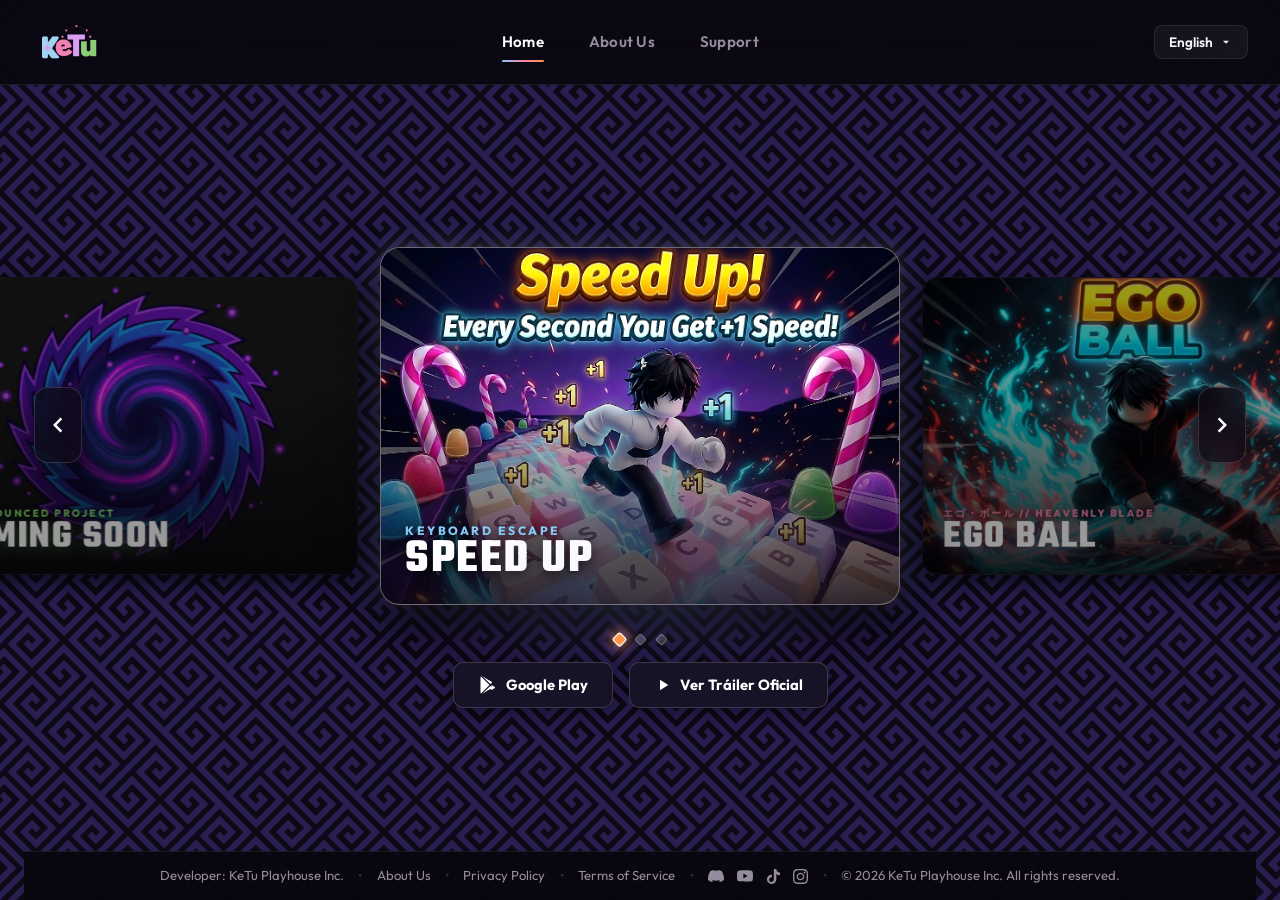
<file: index.html>
<!DOCTYPE html>
<html lang="es">
<head>
    <meta charset="UTF-8">
    <meta name="viewport" content="width=device-width, initial-scale=1.0, maximum-scale=1.0, user-scalable=no">
    <meta name="theme-color" content="#0d0814">
    <title>KeTu Playhouse - Estudio de Videojuegos Móviles</title>
    
    <!-- SEO Meta Tags -->
    <meta name="description" content="KeTu Playhouse: Estudio independiente de videojuegos móviles. Creador de Keyboard Escape: Speed Up (Google Play) y EGO BALL.">
    <meta name="keywords" content="KeTu Playhouse, Keyboard Escape, EGO BALL, videojuegos moviles, android games, arcade, blade ball, anime game, synthwave">
    <meta name="author" content="KeTu Playhouse">
    <meta name="robots" content="index, follow">
    
    <!-- Open Graph / Facebook / Discord / WhatsApp -->
    <meta property="og:type" content="website">
    <meta property="og:url" content="https://ketuplayhouse.com/">
    <meta property="og:site_name" content="KeTu Playhouse">
    <meta property="og:locale" content="es_LA">
    <meta property="og:locale:alternate" content="en_US">
    <meta property="og:title" content="KeTu Playhouse - Estudio de Videojuegos Móviles">
    <meta property="og:description" content="Creadores de juegos móviles dinámicos y electrizantes. ¡Prueba Keyboard Escape: Speed Up en Google Play y descubre EGO BALL!">
    <meta property="og:image" content="https://ketuplayhouse.com/assets/banner.png?v=2.6.3">
    <meta property="og:image:secure_url" content="https://ketuplayhouse.com/assets/banner.png?v=2.6.3">
    <meta property="og:image:type" content="image/png">
    <meta property="og:image:width" content="1200">
    <meta property="og:image:height" content="896">
    <meta property="og:image:alt" content="KeTu Playhouse - Keyboard Escape: Speed Up Oficial">

    <!-- Twitter / X Large Card -->
    <meta name="twitter:card" content="summary_large_image">
    <meta name="twitter:title" content="KeTu Playhouse - Estudio de Videojuegos Móviles">
    <meta name="twitter:description" content="Creadores de juegos móviles dinámicos y electrizantes. ¡Prueba Keyboard Escape: Speed Up en Google Play y descubre EGO BALL!">
    <meta name="twitter:image" content="https://ketuplayhouse.com/assets/banner.png?v=2.6.3">
    <meta name="twitter:image:alt" content="KeTu Playhouse - Keyboard Escape: Speed Up Oficial">

    <!-- Fonts -->
    <link rel="preconnect" href="https://fonts.googleapis.com">
    <link rel="preconnect" href="https://fonts.gstatic.com" crossorigin>
    <link rel="stylesheet" href="https://fonts.googleapis.com/css2?family=Outfit:wght@300;400;500;600;700;800;900&family=Teko:wght@700&display=swap">

    <!-- Stylesheets & Favicon -->
    <link rel="stylesheet" href="style.css?v=2.6.3">
    <link rel="icon" type="image/png" href="assets/icon.png?v=2.6.3">
    <link rel="apple-touch-icon" href="assets/icon.png?v=2.6.3">
    <link rel="canonical" href="https://ketuplayhouse.com/">

    <!-- JSON-LD Structured Data (Organization + WebSite + VideoGames) -->
    <script type="application/ld+json">
    {
      "@context": "https://schema.org",
      "@graph": [
        {
          "@type": "Organization",
          "@id": "https://ketuplayhouse.com/#organization",
          "name": "KeTu Playhouse",
          "legalName": "KeTu Playhouse Inc.",
          "url": "https://ketuplayhouse.com/",
          "logo": {
            "@type": "ImageObject",
            "url": "https://ketuplayhouse.com/assets/logo.png",
            "width": 1920,
            "height": 1080
          },
          "contactPoint": {
            "@type": "ContactPoint",
            "email": "ketusoporte@gmail.com",
            "contactType": "customer support",
            "availableLanguage": ["Spanish", "English"]
          },
          "sameAs": [
            "https://play.google.com/store/apps/details?id=com.ketuplayhouse.keyboardescape",
            "https://youtube.com/@ketuplayhouse",
            "https://instagram.com/ketuplayhouse",
            "https://tiktok.com/@ketuplayhouse",
            "https://discord.gg/FvvgfS37GY"
          ]
        },
        {
          "@type": "WebSite",
          "@id": "https://ketuplayhouse.com/#website",
          "url": "https://ketuplayhouse.com/",
          "name": "KeTu Playhouse",
          "description": "Estudio independiente de videojuegos móviles. Creador de Keyboard Escape: Speed Up y EGO BALL.",
          "inLanguage": ["es", "en"],
          "publisher": {
            "@id": "https://ketuplayhouse.com/#organization"
          }
        },
        {
          "@type": ["VideoGame", "MobileApplication"],
          "@id": "https://ketuplayhouse.com/#keyboard-escape",
          "name": "Keyboard Escape: Speed Up",
          "url": "https://play.google.com/store/apps/details?id=com.ketuplayhouse.keyboardescape",
          "installUrl": "https://play.google.com/store/apps/details?id=com.ketuplayhouse.keyboardescape",
          "image": "https://ketuplayhouse.com/assets/banner.png",
          "description": "Juego móvil arcade de velocidad extrema donde cada segundo incrementa tu velocidad sobre un teclado cibernético gigante.",
          "applicationCategory": "GameApplication",
          "genre": ["Arcade", "Action", "Runner"],
          "operatingSystem": "Android",
          "gamePlatform": "Android",
          "author": {
            "@id": "https://ketuplayhouse.com/#organization"
          },
          "publisher": {
            "@id": "https://ketuplayhouse.com/#organization"
          },
          "offers": {
            "@type": "Offer",
            "price": "0",
            "priceCurrency": "USD",
            "availability": "https://schema.org/InStock"
          },
          "trailer": {
            "@type": "VideoObject",
            "name": "Every Second +1 Speed! Keyboard Escape: Speed Up! (Official Promo)",
            "description": "Tráiler oficial de Keyboard Escape: Speed Up en Google Play.",
            "thumbnailUrl": [
              "https://ketuplayhouse.com/assets/banner.png",
              "https://i.ytimg.com/vi/5XQYpU8MBPI/maxresdefault.jpg"
            ],
            "uploadDate": "2026-07-18T19:32:41-07:00",
            "duration": "PT41S",
            "embedUrl": "https://www.youtube.com/embed/5XQYpU8MBPI"
          }
        },
        {
          "@type": "VideoGame",
          "@id": "https://ketuplayhouse.com/#ego-ball",
          "name": "EGO BALL",
          "image": "https://ketuplayhouse.com/assets/ego_ball_banner.jpg",
          "description": "Arena multijugador arcade 3D de deflexión de pelota con espadas coleccionables y auras neón.",
          "genre": ["Arcade", "Action", "Multiplayer"],
          "gamePlatform": "Android",
          "author": {
            "@id": "https://ketuplayhouse.com/#organization"
          }
        }
      ]
    }
    </script>

    <!-- Language & Logic Script -->
    <script src="lang.js?v=2.6.2" defer></script>
</head>
<body class="main-hub-body">
    <!-- Atmospheric Studio Ambient Canvas (Transparent so ketu_bg.png shines through) -->
    <div class="bg-fixed-canvas" aria-hidden="true">
        <div class="bg-spotlight" id="bg-spotlight"></div>
        <div class="spooky-embers">
            <span class="ember e1"></span>
            <span class="ember e2"></span>
            <span class="ember e3"></span>
            <span class="ember e4"></span>
            <span class="ember e5"></span>
            <span class="ember e6"></span>
        </div>
        <!-- Subtle Artisan Corner Cobweb Filigree -->
        <svg class="spooky-corner-web web-left" viewBox="0 0 120 120" fill="none">
            <path d="M0 0 L110 20 M0 0 L95 55 M0 0 L75 85 M0 0 L45 105 M0 0 L15 115" stroke="currentColor" stroke-width="0.9"/>
            <path d="M28 5 Q24 14 22 18 Q18 22 12 25 Q6 28 3 28" stroke="currentColor" stroke-width="0.8" fill="none"/>
            <path d="M55 10 Q48 26 42 36 Q34 46 22 52 Q12 56 6 57" stroke="currentColor" stroke-width="0.8" fill="none"/>
            <path d="M84 15 Q74 38 62 54 Q48 70 32 78 Q18 85 10 86" stroke="currentColor" stroke-width="0.8" fill="none"/>
        </svg>
        <svg class="spooky-corner-web web-right" viewBox="0 0 120 120" fill="none">
            <path d="M0 0 L110 20 M0 0 L95 55 M0 0 L75 85 M0 0 L45 105 M0 0 L15 115" stroke="currentColor" stroke-width="0.9"/>
            <path d="M28 5 Q24 14 22 18 Q18 22 12 25 Q6 28 3 28" stroke="currentColor" stroke-width="0.8" fill="none"/>
            <path d="M55 10 Q48 26 42 36 Q34 46 22 52 Q12 56 6 57" stroke="currentColor" stroke-width="0.8" fill="none"/>
            <path d="M84 15 Q74 38 62 54 Q48 70 32 78 Q18 85 10 86" stroke="currentColor" stroke-width="0.8" fill="none"/>
        </svg>
    </div>

    <!-- Header Navigation (Chillyroom Style Roof Bar) -->
    <header class="studio-header">
        <nav class="studio-nav">
            <a href="/" class="logo-container" onclick="if(window.location.pathname==='/'||window.location.pathname.endsWith('index.html')){selectGameIndex(0);return false;}">
                <img src="assets/logo.png" alt="KeTu Playhouse Logo" class="logo-img" id="nav-logo">
            </a>
            
            <ul class="nav-links">
                <li><a href="/" onclick="selectGameIndex(0); return false;" class="active" data-i18n="nav-home">Inicio</a></li>
                <li><a href="about.html" data-i18n="nav-about">Sobre Nosotros</a></li>
                <li><a href="mailto:ketusoporte@gmail.com?subject=Soporte%20KeTu%20Playhouse" data-i18n="nav-support">Soporte</a></li>
            </ul>

            <!-- Minimalist Studio Language Dropdown -->
            <div class="lang-dropdown-wrapper">
                <button class="lang-dropdown-btn" id="langDropdownBtn" onclick="toggleLangDropdown(event)" aria-haspopup="true" aria-expanded="false">
                    <span id="currentLangLabel">Español</span>
                    <svg class="dropdown-chevron" viewBox="0 0 24 24" width="14" height="14">
                        <path fill="currentColor" d="M7 10l5 5 5-5z"/>
                    </svg>
                </button>
                <div class="lang-dropdown-menu" id="langDropdownMenu">
                    <button class="lang-option-item" onclick="changeLanguage('es')">
                        <span>Español</span>
                        <span class="lang-tag">ES</span>
                    </button>
                    <button class="lang-option-item" onclick="changeLanguage('en')">
                        <span>English</span>
                        <span class="lang-tag">EN</span>
                    </button>
                </div>
            </div>
        </nav>
    </header>

    <!-- MAIN STUDIO HUB CONTENT -->
    <main class="studio-hub">
        <h1 class="sr-only" data-i18n="hub-sr-h1">KeTu Playhouse - Estudio Independiente de Videojuegos Móviles (Keyboard Escape: Speed Up &amp; EGO BALL)</h1>
        <!-- HORIZONTAL 16:11 GAME SHOWCASE (ChillyRoom Carousel) -->
        <section class="showcase-section">
            <div class="showcase-viewport">
                <!-- Navigation Chevrons -->
                <button class="showcase-arrow prev" onclick="moveCoverflow(-1)" title="Anterior" aria-label="Juego Anterior">
                    <svg viewBox="0 0 24 24">
                        <path fill="currentColor" d="M15.41 7.41L14 6l-6 6 6 6 1.41-1.41L10.83 12z"/>
                    </svg>
                </button>
                
                <button class="showcase-arrow next" onclick="moveCoverflow(1)" title="Siguiente" aria-label="Siguiente Juego">
                    <svg viewBox="0 0 24 24">
                        <path fill="currentColor" d="M10 6L8.59 7.41 13.17 12l-4.58 4.59L10 18l6-6z"/>
                    </svg>
                </button>

                <!-- Ambient Stage Pedestal Halo Under Active Card -->
                <div class="showcase-stage-glow" id="showcase-stage-glow" aria-hidden="true"></div>

                <!-- GAME CARDS CONTAINER (16:11 Widescreen Aspect Ratio - Flat Clean Alignment) -->
                <div class="showcase-cards-wrapper" id="coverflow-wrapper">
                    <!-- Card 0: Keyboard Escape: Speed Up -->
                    <div class="showcase-card active" onclick="selectGameIndex(0)">
                        <div class="card-art-container">
                            <img src="assets/banner.png?v=2.6.3" alt="Keyboard Escape Banner Art" class="card-art-img" draggable="false">
                            <div class="card-vignette-layer"></div>
                            <div class="card-shine-sweep"></div>
                            
                            <!-- Official Transparent Game Logo Overlay -->
                            <div class="card-logo-overlay">
                                <div class="game-brand-logo keyboard-escape-logo">
                                    <span class="brand-top-sub">KEYBOARD ESCAPE</span>
                                    <span class="brand-main-title">SPEED UP</span>
                                </div>
                            </div>
                        </div>
                    </div>

                    <!-- Card 1: EGO BALL -->
                    <div class="showcase-card side-next" onclick="selectGameIndex(1)">
                        <div class="card-art-container">
                            <img src="assets/ego_ball_banner.jpg" alt="EGO BALL Banner Art" class="card-art-img" draggable="false">
                            <div class="card-vignette-layer"></div>
                            <div class="card-shine-sweep"></div>
                            
                            <!-- Official Transparent Game Logo Overlay -->
                            <div class="card-logo-overlay">
                                <div class="game-brand-logo ego-ball-logo">
                                    <span class="brand-top-sub">エゴ・ボール // HEAVENLY BLADE</span>
                                    <span class="brand-main-title">EGO BALL</span>
                                </div>
                            </div>
                        </div>
                    </div>

                    <!-- Card 2: Coming Soon Portal -->
                    <div class="showcase-card side-prev" onclick="selectGameIndex(2)">
                        <div class="card-art-container">
                            <img src="assets/coming_soon_portal.jpg" alt="Coming Soon Portal" class="card-art-img portal-card-img" draggable="false">
                            <div class="card-vignette-layer"></div>
                            <div class="card-shine-sweep"></div>
                            
                            <!-- Official Transparent Game Logo Overlay -->
                            <div class="card-logo-overlay">
                                <div class="game-brand-logo coming-soon-logo">
                                    <span class="brand-top-sub">UNANNOUNCED PROJECT</span>
                                    <span class="brand-main-title">COMING SOON</span>
                                </div>
                            </div>
                        </div>
                    </div>
                </div>
            </div>

            <!-- DIAMOND STAGE INDICATORS -->
            <div class="showcase-pagination" role="tablist" aria-label="Selector de juegos">
                <button class="page-diamond active" onclick="selectGameIndex(0)" aria-label="Keyboard Escape: Speed Up"></button>
                <button class="page-diamond" onclick="selectGameIndex(1)" aria-label="EGO BALL"></button>
                <button class="page-diamond" onclick="selectGameIndex(2)" aria-label="Coming Soon"></button>
            </div>

            <!-- DYNAMIC ACTION BUTTONS BAR (Symmetric Row Directly Below Active Card) -->
            <div class="active-actions-bar" id="active-actions-bar">
                <!-- Injected dynamically via script -->
            </div>
        </section>

        <!-- REFINED STUDIO FOOTER (Single Slim Line) -->
        <footer class="studio-footer">
            <div class="footer-container">
                <span class="footer-credit" data-i18n="footer-developer">Developer: KeTu Playhouse Inc.</span>
                <span class="footer-divider">•</span>
                <a href="about.html" class="footer-link" data-i18n="nav-about">Sobre Nosotros</a>
                <span class="footer-divider">•</span>
                <a href="privacy-policy.html" class="footer-link" data-i18n="link-privacy">Política de Privacidad</a>
                <span class="footer-divider">•</span>
                <a href="terms-of-service.html" class="footer-link" data-i18n="link-terms">Términos de Uso</a>
                <span class="footer-divider">•</span>
                
                <!-- Social Channels -->
                <div class="footer-social-cluster">
                    <a href="https://discord.gg/FvvgfS37GY" target="_blank" rel="noopener noreferrer" class="social-icon-btn" title="Discord" aria-label="Discord">
                        <svg width="16" height="16" viewBox="0 0 24 24" fill="currentColor">
                            <path d="M20.317 4.37a19.791 19.791 0 0 0-4.885-1.515.074.074 0 0 0-.079.037c-.21.375-.444.864-.608 1.25a18.27 18.27 0 0 0-5.487 0 12.64 12.64 0 0 0-.617-1.25.077.077 0 0 0-.079-.037A19.736 19.736 0 0 0 3.677 4.37a.07.07 0 0 0-.032.027C.533 9.046-.32 13.58.099 18.057a.082.082 0 0 0 .031.057 19.9 19.9 0 0 0 5.993 3.03.078.078 0 0 0 .084-.028 14.09 14.09 0 0 0 1.226-1.994.076.076 0 0 0-.041-.106 13.107 13.107 0 0 1-1.873-.894.077.077 0 0 1-.008-.128c.126-.093.252-.19.372-.287a.075.075 0 0 1 .077-.011c3.92 1.793 8.18 1.793 12.061 0a.073.073 0 0 1 .078.009c.12.099.246.195.373.289a.077.077 0 0 1-.006.127 12.299 12.299 0 0 1-1.873.894.077.077 0 0 0-.041.107c.36.698.772 1.362 1.225 1.993a.076.076 0 0 0 .084.028 19.839 19.839 0 0 0 6.002-3.03.077.077 0 0 0 .032-.054c.5-5.177-.838-9.674-3.549-13.66a.061.061 0 0 0-.031-.03z"/>
                        </svg>
                    </a>
                    <a href="https://youtube.com/@ketuplayhouse" target="_blank" rel="noopener noreferrer" class="social-icon-btn" title="YouTube" aria-label="YouTube">
                        <svg width="16" height="16" viewBox="0 0 24 24" fill="currentColor">
                            <path d="M23.498 6.186a3.016 3.016 0 0 0-2.122-2.136C19.505 3.545 12 3.545 12 3.545s-7.505 0-9.377.505A3.017 3.017 0 0 0 .502 6.186C0 8.07 0 12 0 12s0 3.93.502 5.814a3.016 3.016 0 0 0 2.122 2.136c1.871.505 9.376.505 9.376.505s7.505 0 9.377-.505a3.015 3.015 0 0 0 2.122-2.136C24 15.93 24 12 24 12s0-3.93-.502-5.814zM9.545 15.568V8.432L15.818 12l-6.273 3.568z"/>
                        </svg>
                    </a>
                    <a href="https://tiktok.com/@ketuplayhouse" target="_blank" rel="noopener noreferrer" class="social-icon-btn" title="TikTok" aria-label="TikTok">
                        <svg width="15" height="15" viewBox="0 0 24 24" fill="currentColor">
                            <path d="M12.525.02c1.31-.02 2.61-.01 3.91-.02.08 1.53.63 3.09 1.75 4.17 1.12 1.11 2.7 1.62 4.24 1.79v4.03c-1.44-.05-2.89-.35-4.2-.97-.57-.26-1.1-.59-1.62-.97-.01 2.92.01 5.84-.02 8.75-.08 1.4-.54 2.79-1.35 3.94-1.31 1.92-3.58 3.17-5.91 3.21-1.43.08-2.86-.31-4.08-1.03-2.02-1.19-3.44-3.37-3.65-5.71-.29-2.87 1.13-5.7 3.58-7.18 1.25-.77 2.72-1.16 4.19-1.14.03 1.41.01 2.82.01 4.23-.97-.01-1.95.27-2.76.81-.88.58-1.47 1.52-1.6 2.58-.23 1.5.52 3.04 1.86 3.73.9.47 1.97.55 2.95.27 1.05-.29 1.95-1.02 2.37-2.02.26-.6.37-1.27.36-1.93-.01-4.38 0-8.77-.01-13.15z"/>
                        </svg>
                    </a>
                    <a href="https://instagram.com/ketuplayhouse" target="_blank" rel="noopener noreferrer" class="social-icon-btn" title="Instagram" aria-label="Instagram">
                        <svg width="15" height="15" viewBox="0 0 24 24" fill="currentColor">
                            <path d="M12 2.163c3.204 0 3.584.012 4.85.07 3.252.148 4.771 1.691 4.919 4.919.058 1.265.069 1.645.069 4.849 0 3.205-.012 3.584-.069 4.849-.149 3.225-1.664 4.771-4.919 4.919-1.266.058-1.644.07-4.85.07-3.204 0-3.584-.012-4.849-.07-3.26-.149-4.771-1.699-4.919-4.92-.058-1.265-.07-1.644-.07-4.849 0-3.204.013-3.583.07-4.849.149-3.227 1.664-4.771 4.919-4.919 1.266-.057 1.645-.069 4.849-.069zm0-2.163c-3.259 0-3.667.014-4.947.072-4.358.2-6.78 2.618-6.98 6.98-.059 1.281-.073 1.689-.073 4.948 0 3.259.014 3.668.072 4.948.2 4.358 2.618 6.78 6.98 6.98 1.281.058 1.689.072 4.948.072 3.259 0 3.668-.014 4.948-.072 4.354-.2 6.782-2.618 6.979-6.98.059-1.28.073-1.689.073-4.948 0-3.259-.014-3.667-.072-4.947-.196-4.354-2.617-6.78-6.979-6.98-1.281-.059-1.69-.073-4.949-.073zm0 5.838c-3.403 0-6.162 2.759-6.162 6.162s2.759 6.163 6.162 6.163 6.162-2.759 6.162-6.163c0-3.403-2.759-6.162-6.162-6.162zm0 10.162c-2.209 0-4-1.79-4-4 0-2.209 1.791-4 4-4s4 1.791 4 4c0 2.21-1.791 4-4 4zm6.406-11.845c-.796 0-1.441.645-1.441 1.44s.645 1.44 1.441 1.44c.795 0 1.439-.645 1.439-1.44s-.644-1.44-1.439-1.44z"/>
                        </svg>
                    </a>
                </div>
                
                <span class="footer-divider">•</span>
                <span class="footer-copy" data-i18n="footer-copy">&copy; 2026 KeTu Playhouse Inc. Todos los derechos reservados.</span>
            </div>
        </footer>
    </main>

    <!-- CINEMATIC VIDEO LIGHTBOX MODAL -->
    <div id="videoModal" class="video-modal-overlay" style="display: none;" onclick="closeYouTubeTrailer(event)">
        <div class="video-modal-card" onclick="event.stopPropagation()">
            <button class="video-modal-close" onclick="closeYouTubeTrailer(event)" title="Cerrar">&times;</button>
            <div class="video-iframe-wrapper">
                <iframe id="youtubeIframe" src="" frameborder="0" allow="accelerometer; autoplay; clipboard-write; encrypted-media; gyroscope; picture-in-picture" allowfullscreen></iframe>
            </div>
        </div>
    </div>

    <!-- CORE CONTROLLER SCRIPT -->
    <script>
        let activeIndex = 0;
        const totalGames = 3;

        function moveCoverflow(direction) {
            let nextIndex = activeIndex + direction;
            if (nextIndex < 0) nextIndex = totalGames - 1;
            if (nextIndex >= totalGames) nextIndex = 0;
            selectGameIndex(nextIndex);
        }

        function selectGameIndex(index) {
            const changed = activeIndex !== index;
            activeIndex = index;
            const cards = document.querySelectorAll('.showcase-card');
            const diamonds = document.querySelectorAll('.page-diamond');
            
            cards.forEach((card, idx) => {
                card.classList.remove('active', 'side-prev', 'side-next', 'shine-trigger');
                
                if (idx === index) {
                    card.classList.add('active');
                    if (changed) {
                        void card.offsetWidth;
                        card.classList.add('shine-trigger');
                    }
                } else if (idx === (index - 1 + totalGames) % totalGames) {
                    card.classList.add('side-prev');
                } else {
                    card.classList.add('side-next');
                }
            });

            diamonds.forEach((dot, idx) => {
                dot.classList.toggle('active', idx === index);
            });

            updateSpotlight(index);
            renderActiveActions(index);
        }

        function updateSpotlight(index) {
            const spotlight = document.getElementById('bg-spotlight');
            const stageGlow = document.getElementById('showcase-stage-glow');
            document.body.setAttribute('data-active-game', String(index));

            if (index === 0) {
                // Keyboard Escape (Cyan / Blue subtle aura)
                if (spotlight) {
                    spotlight.style.background = 'radial-gradient(ellipse at 50% 45%, rgba(133, 203, 245, 0.12) 0%, rgba(244, 129, 172, 0.04) 45%, transparent 70%)';
                }
                if (stageGlow) {
                    stageGlow.style.background = 'radial-gradient(ellipse at 50% 50%, rgba(133, 203, 245, 0.28) 0%, rgba(191, 130, 244, 0.12) 48%, transparent 72%)';
                }
            } else if (index === 1) {
                // EGO BALL (Purple / Pink subtle aura)
                if (spotlight) {
                    spotlight.style.background = 'radial-gradient(ellipse at 50% 45%, rgba(191, 130, 244, 0.14) 0%, rgba(244, 129, 172, 0.05) 45%, transparent 70%)';
                }
                if (stageGlow) {
                    stageGlow.style.background = 'radial-gradient(ellipse at 50% 50%, rgba(244, 129, 172, 0.3) 0%, rgba(255, 148, 77, 0.12) 48%, transparent 72%)';
                }
            } else if (index === 2) {
                // Coming Soon (Green / Purple subtle aura)
                if (spotlight) {
                    spotlight.style.background = 'radial-gradient(ellipse at 50% 45%, rgba(130, 214, 111, 0.12) 0%, rgba(191, 130, 244, 0.05) 45%, transparent 70%)';
                }
                if (stageGlow) {
                    stageGlow.style.background = 'radial-gradient(ellipse at 50% 50%, rgba(130, 214, 111, 0.26) 0%, rgba(191, 130, 244, 0.14) 48%, transparent 72%)';
                }
            }
        }

        function renderActiveActions(index) {
            const actionsBar = document.getElementById('active-actions-bar');
            if (!actionsBar) return;

            actionsBar.style.opacity = '0';
            actionsBar.style.transform = 'translateY(6px)';

            setTimeout(() => {
                const lang = localStorage.getItem('ketu_lang') || 'es';

                if (index === 0) {
                    // Keyboard Escape Actions
                    const trailerText = lang === 'es' ? 'Ver Tráiler Oficial' : 'Watch Official Trailer';
                    const storeText = 'Google Play';
                    actionsBar.innerHTML = `
                        <a href="https://play.google.com/store/apps/details?id=com.ketuplayhouse.keyboardescape" target="_blank" rel="noopener noreferrer" class="action-btn action-btn-playstore">
                            <svg width="20" height="20" viewBox="0 0 24 24" fill="currentColor">
                                <path d="M3.609 1.814L13.792 12 3.61 22.186a1.99 1.99 0 0 1-.61-.954V2.768c0-.368.225-.718.609-.954zm11.235 11.238l2.36 2.36-12.08 6.945 9.72-9.305zm0-2.104L5.124 1.643l12.08 6.945-2.36 2.36zm1.464 1.052l3.414 1.96a1.25 1.25 0 0 1 0 2.08l-3.414 1.96-2.106-2.106 2.106-2.094z"/>
                            </svg>
                            <span>${storeText}</span>
                        </a>
                        <button class="action-btn action-btn-trailer" onclick="openYouTubeTrailer()">
                            <svg width="18" height="18" viewBox="0 0 24 24" fill="currentColor">
                                <path d="M8 5v14l11-7z"/>
                            </svg>
                            <span>${trailerText}</span>
                        </button>
                    `;
                } else if (index === 1) {
                    // EGO BALL Actions
                    const discordText = lang === 'es' ? 'Comunidad de Discord' : 'Discord Community';
                    const statusText = lang === 'es' ? 'En Desarrollo (Fase Temprana)' : 'In Development (Early Stage)';
                    actionsBar.innerHTML = `
                        <a href="https://discord.gg/FvvgfS37GY" target="_blank" rel="noopener noreferrer" class="action-btn action-btn-discord">
                            <svg width="18" height="18" viewBox="0 0 24 24" fill="currentColor">
                                <path d="M20.317 4.37a19.791 19.791 0 0 0-4.885-1.515.074.074 0 0 0-.079.037c-.21.375-.444.864-.608 1.25a18.27 18.27 0 0 0-5.487 0 12.64 12.64 0 0 0-.617-1.25.077.077 0 0 0-.079-.037A19.736 19.736 0 0 0 3.677 4.37a.07.07 0 0 0-.032.027C.533 9.046-.32 13.58.099 18.057a.082.082 0 0 0 .031.057 19.9 19.9 0 0 0 5.993 3.03.078.078 0 0 0 .084-.028 14.09 14.09 0 0 0 1.226-1.994.076.076 0 0 0-.041-.106 13.107 13.107 0 0 1-1.873-.894.077.077 0 0 1-.008-.128c.126-.093.252-.19.372-.287a.075.075 0 0 1 .077-.011c3.92 1.793 8.18 1.793 12.061 0a.073.073 0 0 1 .078.009c.12.099.246.195.373.289a.077.077 0 0 1-.006.127 12.299 12.299 0 0 1-1.873.894.077.077 0 0 0-.041.107c.36.698.772 1.362 1.225 1.993a.076.076 0 0 0 .084.028 19.839 19.839 0 0 0 6.002-3.03.077.077 0 0 0 .032-.054c.5-5.177-.838-9.674-3.549-13.66a.061.061 0 0 0-.031-.03z"/>
                            </svg>
                            <span>${discordText}</span>
                        </a>
                        <div class="action-tag-pill tag-prototype">
                            <span class="tag-dot"></span>
                            <span>${statusText}</span>
                        </div>
                    `;
                } else if (index === 2) {
                    // Coming Soon Actions (Only translucent unannounced pill)
                    const secretTagText = lang === 'es' ? 'Proyecto No Revelado' : 'Unannounced Project';
                    actionsBar.innerHTML = `
                        <div class="action-tag-pill tag-secret">
                            <span class="tag-dot dot-purple"></span>
                            <span>${secretTagText}</span>
                        </div>
                    `;
                }

                actionsBar.style.opacity = '1';
                actionsBar.style.transform = 'translateY(0)';
            }, 160);
        }

        // Language Dropdown Controller
        function toggleLangDropdown(event) {
            event.stopPropagation();
            const menu = document.getElementById('langDropdownMenu');
            const btn = document.getElementById('langDropdownBtn');
            if (!menu || !btn) return;
            const isOpen = menu.classList.contains('show');
            if (isOpen) {
                menu.classList.remove('show');
                btn.setAttribute('aria-expanded', 'false');
            } else {
                menu.classList.add('show');
                btn.setAttribute('aria-expanded', 'true');
            }
        }

        document.addEventListener('click', (e) => {
            const menu = document.getElementById('langDropdownMenu');
            const btn = document.getElementById('langDropdownBtn');
            if (menu && menu.classList.contains('show') && !menu.contains(e.target) && e.target !== btn) {
                menu.classList.remove('show');
                if (btn) btn.setAttribute('aria-expanded', 'false');
            }
        });

        // Trailer Lightbox Handlers
        function openYouTubeTrailer() {
            const modal = document.getElementById('videoModal');
            const iframe = document.getElementById('youtubeIframe');
            if (modal && iframe) {
                iframe.src = "https://www.youtube.com/embed/5XQYpU8MBPI?autoplay=1";
                modal.style.display = "flex";
                document.body.style.overflow = "hidden";
            }
        }

        function closeYouTubeTrailer(e) {
            if (e) e.stopPropagation();
            const modal = document.getElementById('videoModal');
            const iframe = document.getElementById('youtubeIframe');
            if (modal && iframe) {
                iframe.src = "";
                modal.style.display = "none";
                document.body.style.overflow = "";
            }
        }

        document.addEventListener("keydown", (e) => {
            if (e.key === "Escape") {
                closeYouTubeTrailer();
            } else if (e.key === "ArrowLeft") {
                moveCoverflow(-1);
            } else if (e.key === "ArrowRight") {
                moveCoverflow(1);
            }
        });

        // Touch Swipe Navigation for Mobile / In-App WebViews
        let touchStartX = 0;
        let touchEndX = 0;
        const coverflowEl = document.getElementById('coverflow-wrapper');
        if (coverflowEl) {
            coverflowEl.addEventListener('touchstart', (e) => {
                touchStartX = e.changedTouches[0].screenX;
            }, { passive: true });

            coverflowEl.addEventListener('touchend', (e) => {
                touchEndX = e.changedTouches[0].screenX;
                handleSwipeGesture();
            }, { passive: true });
        }

        function handleSwipeGesture() {
            const diffX = touchEndX - touchStartX;
            if (Math.abs(diffX) > 45) {
                if (diffX < 0) {
                    moveCoverflow(1); // Swipe left -> next
                } else {
                    moveCoverflow(-1); // Swipe right -> prev
                }
            }
        }

        document.addEventListener("DOMContentLoaded", () => {
            selectGameIndex(0);
        });
    </script>
</body>
</html>
</file>
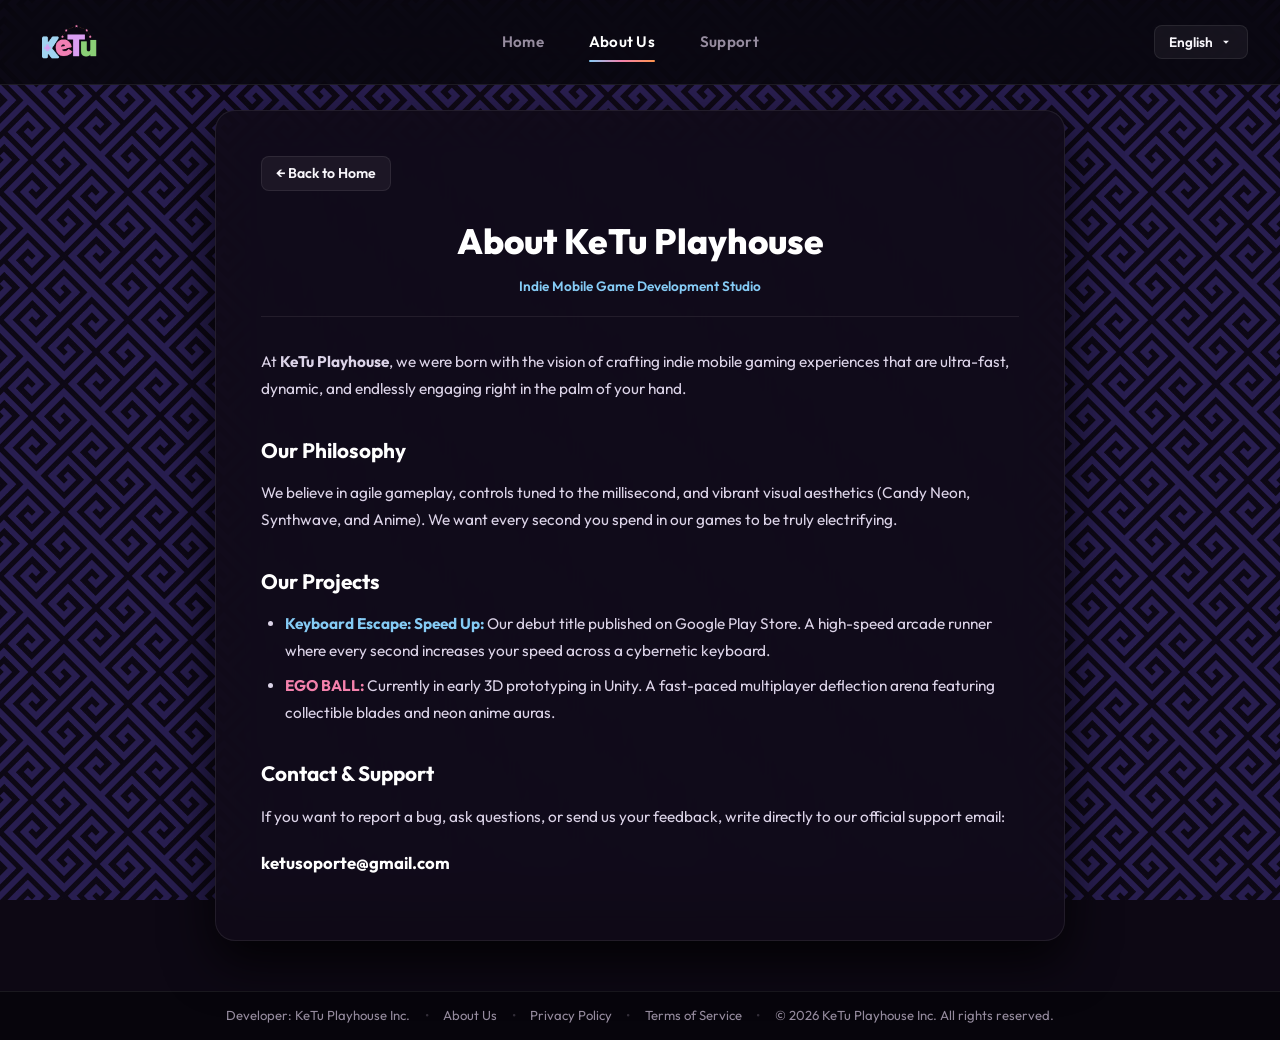
<file: about.html>
<!DOCTYPE html>
<html lang="es">
<head>
    <meta charset="UTF-8">
    <meta name="viewport" content="width=device-width, initial-scale=1.0, viewport-fit=cover">
    <meta name="theme-color" content="#0d0814">
    <title>Sobre Nosotros - KeTu Playhouse</title>
    <link rel="stylesheet" href="style.css?v=2.6.2">
    <meta name="description" content="Sobre KeTu Playhouse: Estudio indie de videojuegos móviles enfocado en experiencias arcade ultrarrápidas y divertidas.">
    <meta name="robots" content="index, follow">
    <meta property="og:type" content="website">
    <meta property="og:url" content="https://ketuplayhouse.com/about.html">
    <meta property="og:site_name" content="KeTu Playhouse">
    <meta property="og:title" content="Sobre Nosotros - KeTu Playhouse">
    <meta property="og:description" content="Sobre KeTu Playhouse: Estudio indie de videojuegos móviles enfocado en experiencias arcade ultrarrápidas y divertidas.">
    <meta property="og:image" content="https://ketuplayhouse.com/assets/banner.png?v=2.6.2">
    <meta property="og:image:secure_url" content="https://ketuplayhouse.com/assets/banner.png?v=2.6.2">
    <meta property="og:image:type" content="image/png">
    <meta property="og:image:width" content="1024">
    <meta property="og:image:height" content="500">
    <meta property="og:image:alt" content="KeTu Playhouse - Estudio Independiente de Videojuegos Móviles">
    <meta name="twitter:card" content="summary_large_image">
    <meta name="twitter:title" content="Sobre Nosotros - KeTu Playhouse">
    <meta name="twitter:description" content="Sobre KeTu Playhouse: Estudio indie de videojuegos móviles enfocado en experiencias arcade ultrarrápidas y divertidas.">
    <meta name="twitter:image" content="https://ketuplayhouse.com/assets/banner.png?v=2.6.2">
    <link rel="icon" type="image/png" href="assets/icon.png">
    <link rel="apple-touch-icon" href="assets/icon.png">
    <link rel="canonical" href="https://ketuplayhouse.com/about.html">
    <script type="application/ld+json">
    {
      "@context": "https://schema.org",
      "@type": "AboutPage",
      "name": "Sobre Nosotros - KeTu Playhouse",
      "url": "https://ketuplayhouse.com/about.html",
      "description": "Sobre KeTu Playhouse: Estudio indie de videojuegos móviles enfocado en experiencias arcade ultrarrápidas y divertidas.",
      "inLanguage": ["es", "en"],
      "mainEntity": {
        "@type": "Organization",
        "name": "KeTu Playhouse",
        "url": "https://ketuplayhouse.com/",
        "logo": "https://ketuplayhouse.com/assets/logo.png",
        "email": "ketusoporte@gmail.com"
      }
    }
    </script>
    <script src="lang.js?v=2.6.2" defer></script>
</head>
<body class="doc-body-page">
    <!-- Atmospheric Studio Ambient Canvas -->
    <div class="bg-fixed-canvas" aria-hidden="true">
        <div class="bg-spotlight"></div>
        <div class="spooky-embers">
            <span class="ember e1"></span>
            <span class="ember e2"></span>
            <span class="ember e3"></span>
            <span class="ember e4"></span>
            <span class="ember e5"></span>
            <span class="ember e6"></span>
        </div>
    </div>

    <!-- Header Navigation (Chillyroom Style Roof Bar) -->
    <header class="studio-header">
        <nav class="studio-nav">
            <a href="/" class="logo-container">
                <img src="assets/logo.png" alt="KeTu Playhouse Logo" class="logo-img">
            </a>
            
            <ul class="nav-links">
                <li><a href="/" data-i18n="nav-home">Inicio</a></li>
                <li><a href="about.html" class="active" data-i18n="nav-about">Sobre Nosotros</a></li>
                <li><a href="mailto:ketusoporte@gmail.com?subject=Soporte%20KeTu%20Playhouse" data-i18n="nav-support">Soporte</a></li>
            </ul>

            <!-- Minimalist Studio Language Dropdown -->
            <div class="lang-dropdown-wrapper">
                <button class="lang-dropdown-btn" id="langDropdownBtn" onclick="toggleLangDropdown(event)" aria-haspopup="true" aria-expanded="false">
                    <span id="currentLangLabel">Español</span>
                    <svg class="dropdown-chevron" viewBox="0 0 24 24" width="14" height="14">
                        <path fill="currentColor" d="M7 10l5 5 5-5z"/>
                    </svg>
                </button>
                <div class="lang-dropdown-menu" id="langDropdownMenu">
                    <button class="lang-option-item" onclick="changeLanguage('es')">
                        <span>Español</span>
                        <span class="lang-tag">ES</span>
                    </button>
                    <button class="lang-option-item" onclick="changeLanguage('en')">
                        <span>English</span>
                        <span class="lang-tag">EN</span>
                    </button>
                </div>
            </div>
        </nav>
    </header>

    <!-- Main Content Container -->
    <main class="doc-card-container">
        <a href="/" class="back-btn-styled" data-i18n="back-btn-text">
            ← Volver al Inicio
        </a>
        
        <article class="doc-content">
            <div class="doc-header">
                <h1 data-i18n="about-page-title">Sobre KeTu Playhouse</h1>
                <div class="doc-meta" data-i18n="about-page-subtitle">Estudio Independiente de Videojuegos Móviles</div>
            </div>
            
            <div class="doc-body">
                <p data-i18n="about-page-p1">
                    En <strong>KeTu Playhouse</strong>, nacimos con la visión de diseñar experiencias móviles independientes que sean ultrarrápidas, dinámicas y adictivas directamente en la palma de tu mano.
                </p>

                <h2 data-i18n="about-page-h2-1">Nuestra Filosofía</h2>
                <p data-i18n="about-page-p2">
                    Creemos en el gameplay ágil, en controles pulidos al milisegundo y en estéticas visuales vibrantes (Candy Neón, Synthwave y Anime). Queremos que cada segundo que pases en nuestros juegos sea electrizante.
                </p>

                <h2 data-i18n="about-page-h2-2">Nuestros Proyectos</h2>
                <ul>
                    <li data-i18n="about-proj-1"><strong style="color:var(--ketu-blue)">Keyboard Escape: Speed Up:</strong> Nuestro primer título publicado en Google Play Store. Un juego arcade contra el reloj donde debes escapar de un teclado cibernético a velocidad extrema.</li>
                    <li data-i18n="about-proj-2"><strong style="color:var(--ketu-pink)">EGO BALL:</strong> Actualmente en etapa temprana de prototipado en Unity 3D. Una arena multijugador arcade de deflexión de pelota con espadas coleccionables y auras neón.</li>
                </ul>

                <h2 data-i18n="about-page-h2-3">Contacto & Soporte</h2>
                <p data-i18n="about-page-p3">
                    Si deseas reportar un error, hacernos consultas o enviarnos tus comentarios, escríbenos directamente a nuestro correo oficial de soporte:
                </p>
                <p style="font-weight: 700; color: #ffffff; font-size: 1.05rem;">ketusoporte@gmail.com</p>
            </div>
        </article>
    </main>

    <!-- Refined Studio Footer -->
    <footer class="studio-footer">
        <div class="footer-container">
            <span class="footer-credit" data-i18n="footer-developer">Developer: KeTu Playhouse Inc.</span>
            <span class="footer-divider">•</span>
            <a href="about.html" class="footer-link" data-i18n="nav-about">Sobre Nosotros</a>
            <span class="footer-divider">•</span>
            <a href="privacy-policy.html" class="footer-link" data-i18n="link-privacy">Política de Privacidad</a>
            <span class="footer-divider">•</span>
            <a href="terms-of-service.html" class="footer-link" data-i18n="link-terms">Términos de Uso</a>
            <span class="footer-divider">•</span>
            <span class="footer-copy" data-i18n="footer-copy">&copy; 2026 KeTu Playhouse Inc. Todos los derechos reservados.</span>
        </div>
    </footer>

    <script>
        function toggleLangDropdown(event) {
            event.stopPropagation();
            const menu = document.getElementById('langDropdownMenu');
            const btn = document.getElementById('langDropdownBtn');
            if (!menu || !btn) return;
            const isOpen = menu.classList.contains('show');
            if (isOpen) {
                menu.classList.remove('show');
                btn.setAttribute('aria-expanded', 'false');
            } else {
                menu.classList.add('show');
                btn.setAttribute('aria-expanded', 'true');
            }
        }

        document.addEventListener('click', (e) => {
            const menu = document.getElementById('langDropdownMenu');
            const btn = document.getElementById('langDropdownBtn');
            if (menu && menu.classList.contains('show') && !menu.contains(e.target) && e.target !== btn) {
                menu.classList.remove('show');
                if (btn) btn.setAttribute('aria-expanded', 'false');
            }
        });
    </script>
</body>
</html>
</file>
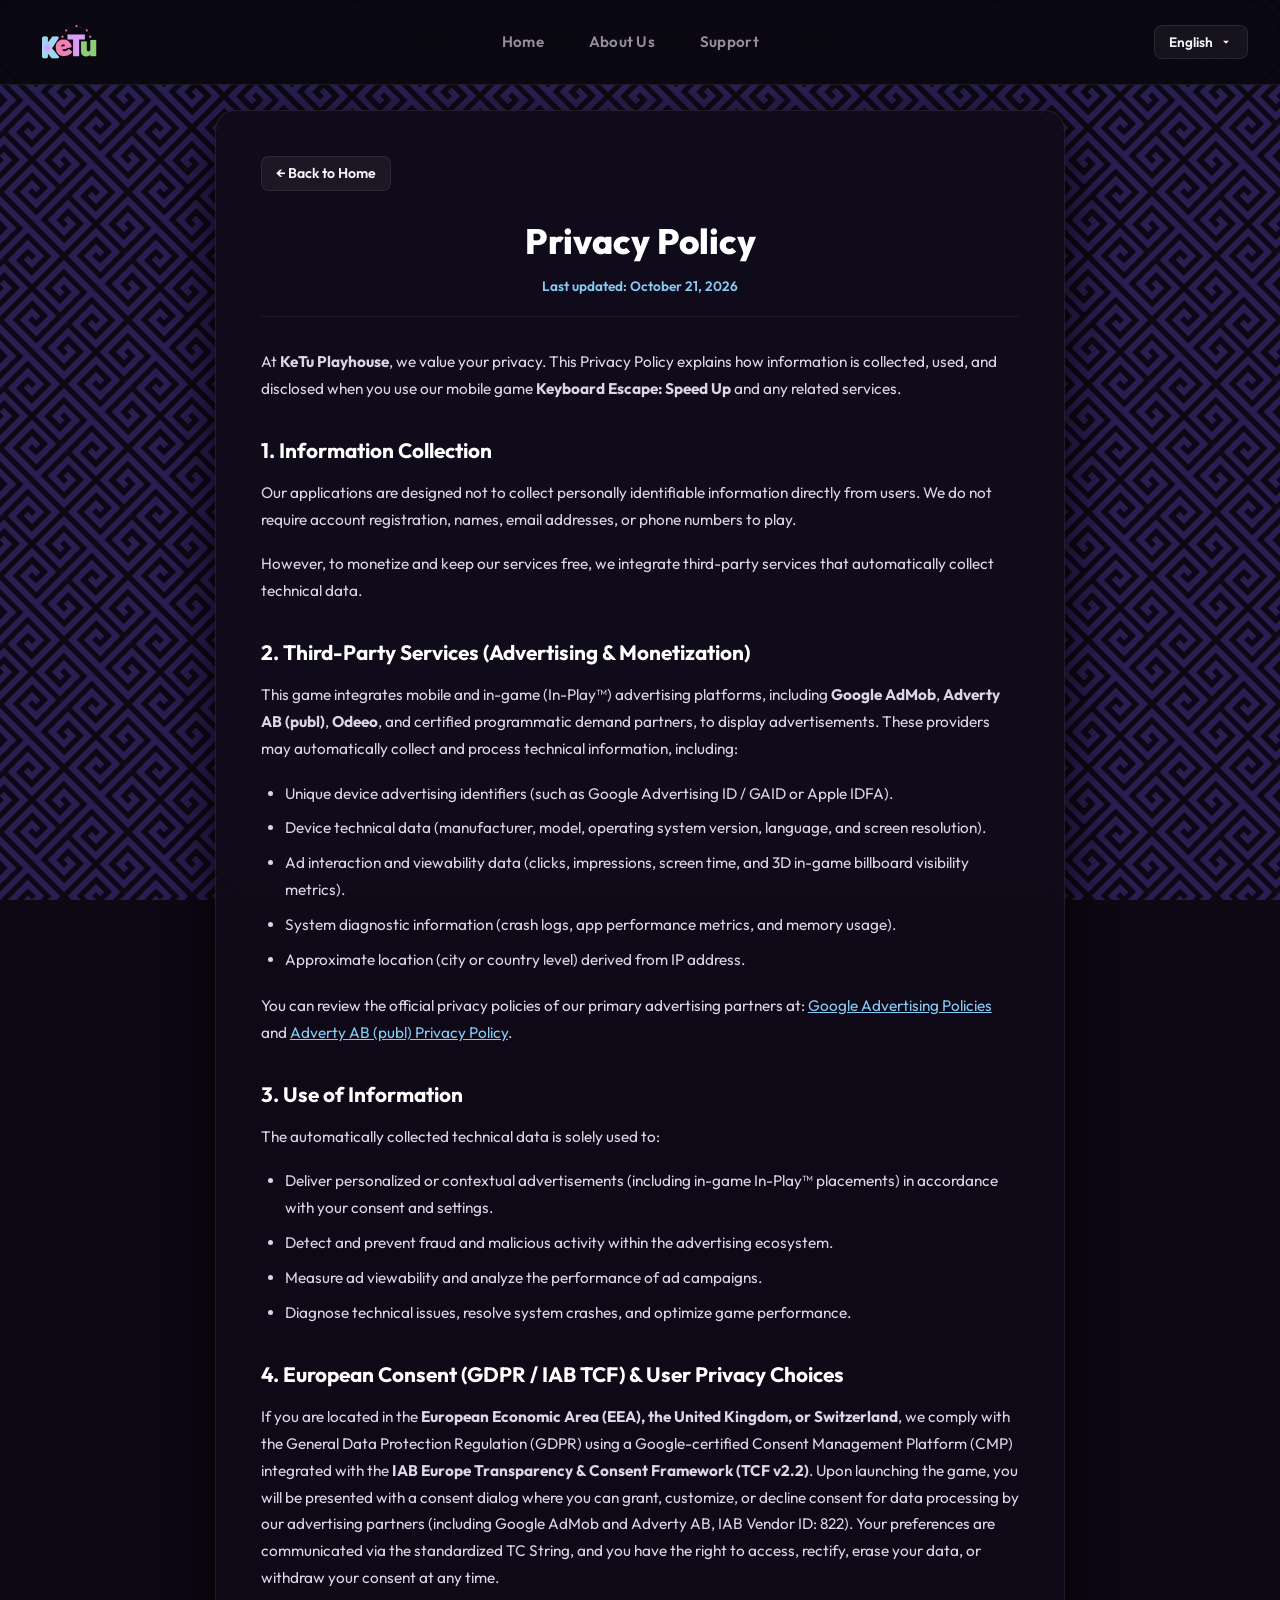
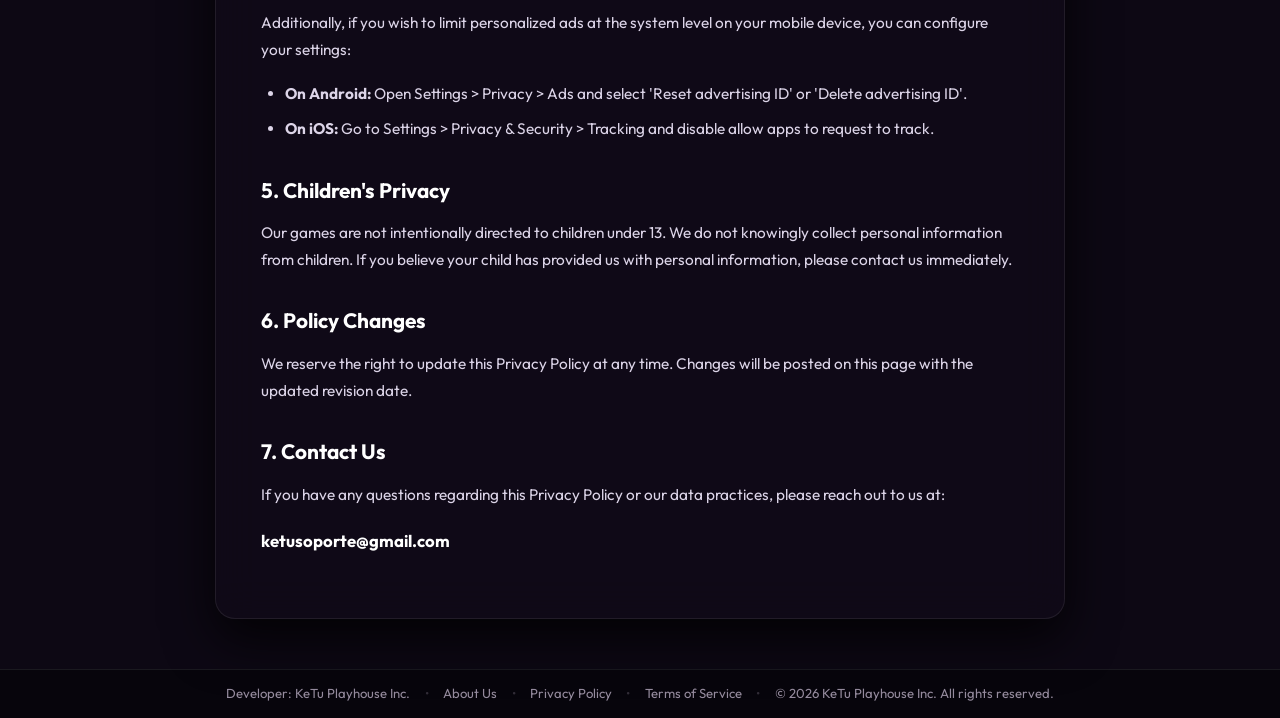
<file: privacy-policy.html>
<!DOCTYPE html>
<html lang="es">
<head>
    <meta charset="UTF-8">
    <meta name="viewport" content="width=device-width, initial-scale=1.0, viewport-fit=cover">
    <meta name="theme-color" content="#0d0814">
    <title>Privacy Policy - KeTu Playhouse</title>
    <link rel="stylesheet" href="style.css?v=2.6.2">
    <meta name="description" content="Privacy Policy for KeTu Playhouse games and services, including Keyboard Escape: Speed Up.">
    <meta name="robots" content="index, follow">
    <meta property="og:type" content="website">
    <meta property="og:url" content="https://ketuplayhouse.com/privacy-policy.html">
    <meta property="og:site_name" content="KeTu Playhouse">
    <meta property="og:title" content="Privacy Policy - KeTu Playhouse">
    <meta property="og:description" content="Privacy Policy for KeTu Playhouse games and services, including Keyboard Escape: Speed Up.">
    <meta property="og:image" content="https://ketuplayhouse.com/assets/banner.png?v=2.6.2">
    <meta property="og:image:secure_url" content="https://ketuplayhouse.com/assets/banner.png?v=2.6.2">
    <meta property="og:image:type" content="image/png">
    <meta property="og:image:width" content="1024">
    <meta property="og:image:height" content="500">
    <meta property="og:image:alt" content="Política de Privacidad - KeTu Playhouse">
    <meta name="twitter:card" content="summary_large_image">
    <meta name="twitter:title" content="Privacy Policy - KeTu Playhouse">
    <meta name="twitter:description" content="Privacy Policy for KeTu Playhouse games and services, including Keyboard Escape: Speed Up.">
    <meta name="twitter:image" content="https://ketuplayhouse.com/assets/banner.png?v=2.6.2">
    <link rel="icon" type="image/png" href="assets/icon.png">
    <link rel="apple-touch-icon" href="assets/icon.png">
    <link rel="canonical" href="https://ketuplayhouse.com/privacy-policy.html">
    <script type="application/ld+json">
    {
      "@context": "https://schema.org",
      "@type": "WebPage",
      "name": "Política de Privacidad - KeTu Playhouse",
      "url": "https://ketuplayhouse.com/privacy-policy.html",
      "description": "Privacy Policy for KeTu Playhouse games and services, including Keyboard Escape: Speed Up.",
      "inLanguage": ["es", "en"],
      "publisher": {
        "@type": "Organization",
        "name": "KeTu Playhouse",
        "url": "https://ketuplayhouse.com/"
      }
    }
    </script>
    <script src="lang.js?v=2.6.2" defer></script>
</head>
<body class="doc-body-page">
    <!-- Atmospheric Studio Ambient Canvas -->
    <div class="bg-fixed-canvas" aria-hidden="true">
        <div class="bg-spotlight"></div>
        <div class="spooky-embers">
            <span class="ember e1"></span>
            <span class="ember e2"></span>
            <span class="ember e3"></span>
            <span class="ember e4"></span>
            <span class="ember e5"></span>
            <span class="ember e6"></span>
        </div>
    </div>

    <!-- Header Navigation (Chillyroom Style Roof Bar) -->
    <header class="studio-header">
        <nav class="studio-nav">
            <a href="/" class="logo-container">
                <img src="assets/logo.png" alt="KeTu Playhouse Logo" class="logo-img">
            </a>
            
            <ul class="nav-links">
                <li><a href="/" data-i18n="nav-home">Inicio</a></li>
                <li><a href="about.html" data-i18n="nav-about">Sobre Nosotros</a></li>
                <li><a href="mailto:ketusoporte@gmail.com?subject=Soporte%20KeTu%20Playhouse" data-i18n="nav-support">Soporte</a></li>
            </ul>

            <!-- Minimalist Studio Language Dropdown -->
            <div class="lang-dropdown-wrapper">
                <button class="lang-dropdown-btn" id="langDropdownBtn" onclick="toggleLangDropdown(event)" aria-haspopup="true" aria-expanded="false">
                    <span id="currentLangLabel">Español</span>
                    <svg class="dropdown-chevron" viewBox="0 0 24 24" width="14" height="14">
                        <path fill="currentColor" d="M7 10l5 5 5-5z"/>
                    </svg>
                </button>
                <div class="lang-dropdown-menu" id="langDropdownMenu">
                    <button class="lang-option-item" onclick="changeLanguage('es')">
                        <span>Español</span>
                        <span class="lang-tag">ES</span>
                    </button>
                    <button class="lang-option-item" onclick="changeLanguage('en')">
                        <span>English</span>
                        <span class="lang-tag">EN</span>
                    </button>
                </div>
            </div>
        </nav>
    </header>

    <!-- Main Content Container -->
    <main class="doc-card-container">
        <a href="/" class="back-btn-styled" data-i18n="back-btn-text">
            ← Volver al Inicio
        </a>
        
        <article class="doc-content">
            <div class="doc-header">
                <h1 data-i18n="privacy-header">Política de Privacidad</h1>
                <div class="doc-meta" data-i18n="privacy-last-updated">Última actualización: 21 de Octubre, 2026</div>
            </div>
            
            <div class="doc-body">
                <p data-i18n="privacy-intro">En <strong>KeTu Playhouse</strong>, valoramos tu privacidad. Esta Política de Privacidad explica cómo se recopila, utiliza y divulga la información cuando utilizas nuestro juego móvil <strong>Keyboard Escape: Speed Up</strong> y cualquier otro servicio relacionado.</p>
                
                <h2 data-i18n="privacy-sec1-title">1. Recopilación de Información</h2>
                <p data-i18n="privacy-sec1-p1">Nuestras aplicaciones están diseñadas para no recopilar información de identificación personal directamente de los usuarios. No solicitamos registros de cuentas, nombres, correos electrónicos ni números de teléfono para jugar.</p>
                <p data-i18n="privacy-sec1-p2">Sin embargo, para monetizar y mantener nuestros servicios gratuitos, integramos herramientas de terceros que sí recopilan información técnica de manera automática.</p>
                
                <h2 data-i18n="privacy-sec2-title">2. Servicios de Terceros (Publicidad y Monetización)</h2>
                <p data-i18n="privacy-sec2-p1">Este juego utiliza plataformas de publicidad móvil e integrada en el juego (In-Play™), incluyendo <strong>Google AdMob</strong>, <strong>Adverty AB (publ)</strong>, <strong>Odeeo</strong> y socios de demanda programática certificados, para mostrar anuncios. Estos proveedores pueden recopilar y procesar información técnica de forma automática, entre otros:</p>
                <ul>
                    <li data-i18n="privacy-sec2-li1">Identificadores únicos de publicidad del dispositivo (como el ID de publicidad de Google / GAID o el IDFA de Apple).</li>
                    <li data-i18n="privacy-sec2-li2">Datos técnicos sobre el dispositivo (fabricante, modelo, sistema operativo, idioma y resolución de pantalla).</li>
                    <li data-i18n="privacy-sec2-li3">Datos sobre la interacción y visibilidad de los anuncios (clics, impresiones, tiempo en pantalla y métricas de visualización de vallas integradas en el entorno 3D).</li>
                    <li data-i18n="privacy-sec2-li4">Información de diagnóstico del sistema (informes de fallos o crash logs, rendimiento de la app y uso de memoria).</li>
                    <li data-i18n="privacy-sec2-li5">Ubicación aproximada (a nivel de ciudad o país) derivada de la dirección IP.</li>
                </ul>
                <p data-i18n="privacy-sec2-p2">Puedes consultar las políticas de privacidad oficiales de nuestros principales socios publicitarios en los siguientes enlaces: <a href="https://policies.google.com/technologies/ads" target="_blank" rel="noopener noreferrer">Políticas de Publicidad de Google</a> y <a href="https://adverty.com/privacy-policy/" target="_blank" rel="noopener noreferrer">Política de Privacidad de Adverty AB (publ)</a>.</p>
                
                <h2 data-i18n="privacy-sec3-title">3. Uso de la Información</h2>
                <p data-i18n="privacy-sec3-p1">La información técnica recopilada automáticamente se utiliza únicamente para:</p>
                <ul>
                    <li data-i18n="privacy-sec3-li1">Mostrar anuncios personalizados o contextuales (incluyendo vallas In-Play™ dentro de la partida) según tu consentimiento y configuración.</li>
                    <li data-i18n="privacy-sec3-li2">Prevenir fraudes y actividades maliciosas dentro del sistema de publicidad.</li>
                    <li data-i18n="privacy-sec3-li3">Medir la visibilidad y analizar el rendimiento de las campañas publicitarias.</li>
                    <li data-i18n="privacy-sec3-li4">Diagnosticar problemas técnicos, corregir fallos del sistema y optimizar la experiencia de juego.</li>
                </ul>
                
                <h2 data-i18n="privacy-sec4-title">4. Consentimiento Europeo (RGPD / IAB TCF) y Opciones de Privacidad</h2>
                <p data-i18n="privacy-sec4-p0">Si te encuentras en el <strong>Espacio Económico Europeo (EEE), el Reino Unido o Suiza</strong>, cumplimos con el Reglamento General de Protección de Datos (RGPD) utilizando una Plataforma de Gestión del Consentimiento (CMP) certificada por Google bajo el marco <strong>IAB Europe Transparency &amp; Consent Framework (TCF v2.2)</strong>. Al iniciar el juego, se te presentará un formulario donde podrás otorgar, personalizar o rechazar el consentimiento para el tratamiento de tus datos por parte de nuestros socios (incluidos Google AdMob y Adverty AB, ID IAB: 822). Tus preferencias se transmiten mediante la cadena oficial de consentimiento (TC String) y tienes derecho a acceder, rectificar, suprimir tus datos o retirar tu consentimiento en cualquier momento.</p>
                <p data-i18n="privacy-sec4-p1">Además, si deseas limitar la publicidad personalizada a nivel de sistema en tu dispositivo móvil, puedes ajustar la configuración de tu teléfono:</p>
                <ul>
                    <li data-i18n="privacy-sec4-li1"><strong>En Android:</strong> Abre Ajustes &gt; Privacidad &gt; Anuncios y selecciona "Restablecer ID de publicidad" o "Borrar ID de publicidad".</li>
                    <li data-i18n="privacy-sec4-li2"><strong>En iOS:</strong> Ve a Ajustes &gt; Privacidad y seguridad &gt; Rastreo y desactiva la opción de permitir que las aplicaciones soliciten rastrearte.</li>
                </ul>
                
                <h2 data-i18n="privacy-sec5-title">5. Privacidad de los Niños</h2>
                <p data-i18n="privacy-sec5-p1">Nuestros juegos no están dirigidos intencionalmente a niños menores de 13 años. No recopilamos conscientemente información personal de niños. Si eres padre o tutor y crees que hemos recopilado información sin tu consentimiento, por favor contáctanos de inmediato para que podamos eliminarla de nuestros registros.</p>
                
                <h2 data-i18n="privacy-sec6-title">6. Cambios en esta Política</h2>
                <p data-i18n="privacy-sec6-p1">Nos reservamos el derecho de modificar esta Política de Privacidad en cualquier momento. Cualquier cambio será publicado en esta página con la fecha de actualización correspondiente.</p>
                
                <h2 data-i18n="privacy-sec7-title">7. Contacto</h2>
                <p data-i18n="privacy-sec7-p1">Si tienes alguna pregunta sobre esta Política de Privacidad o el tratamiento de tus datos, puedes ponerte en contacto con nosotros a través del correo electrónico:</p>
                <p style="font-weight: 700; color: #ffffff; font-size: 1.05rem;">ketusoporte@gmail.com</p>
            </div>
        </article>
    </main>

    <!-- Refined Studio Footer -->
    <footer class="studio-footer">
        <div class="footer-container">
            <span class="footer-credit" data-i18n="footer-developer">Developer: KeTu Playhouse Inc.</span>
            <span class="footer-divider">•</span>
            <a href="about.html" class="footer-link" data-i18n="nav-about">Sobre Nosotros</a>
            <span class="footer-divider">•</span>
            <a href="privacy-policy.html" class="footer-link" data-i18n="link-privacy">Política de Privacidad</a>
            <span class="footer-divider">•</span>
            <a href="terms-of-service.html" class="footer-link" data-i18n="link-terms">Términos de Uso</a>
            <span class="footer-divider">•</span>
            <span class="footer-copy" data-i18n="footer-copy">&copy; 2026 KeTu Playhouse Inc. Todos los derechos reservados.</span>
        </div>
    </footer>

    <script>
        function toggleLangDropdown(event) {
            event.stopPropagation();
            const menu = document.getElementById('langDropdownMenu');
            const btn = document.getElementById('langDropdownBtn');
            if (!menu || !btn) return;
            const isOpen = menu.classList.contains('show');
            if (isOpen) {
                menu.classList.remove('show');
                btn.setAttribute('aria-expanded', 'false');
            } else {
                menu.classList.add('show');
                btn.setAttribute('aria-expanded', 'true');
            }
        }

        document.addEventListener('click', (e) => {
            const menu = document.getElementById('langDropdownMenu');
            const btn = document.getElementById('langDropdownBtn');
            if (menu && menu.classList.contains('show') && !menu.contains(e.target) && e.target !== btn) {
                menu.classList.remove('show');
                if (btn) btn.setAttribute('aria-expanded', 'false');
            }
        });
    </script>
</body>
</html>
</file>
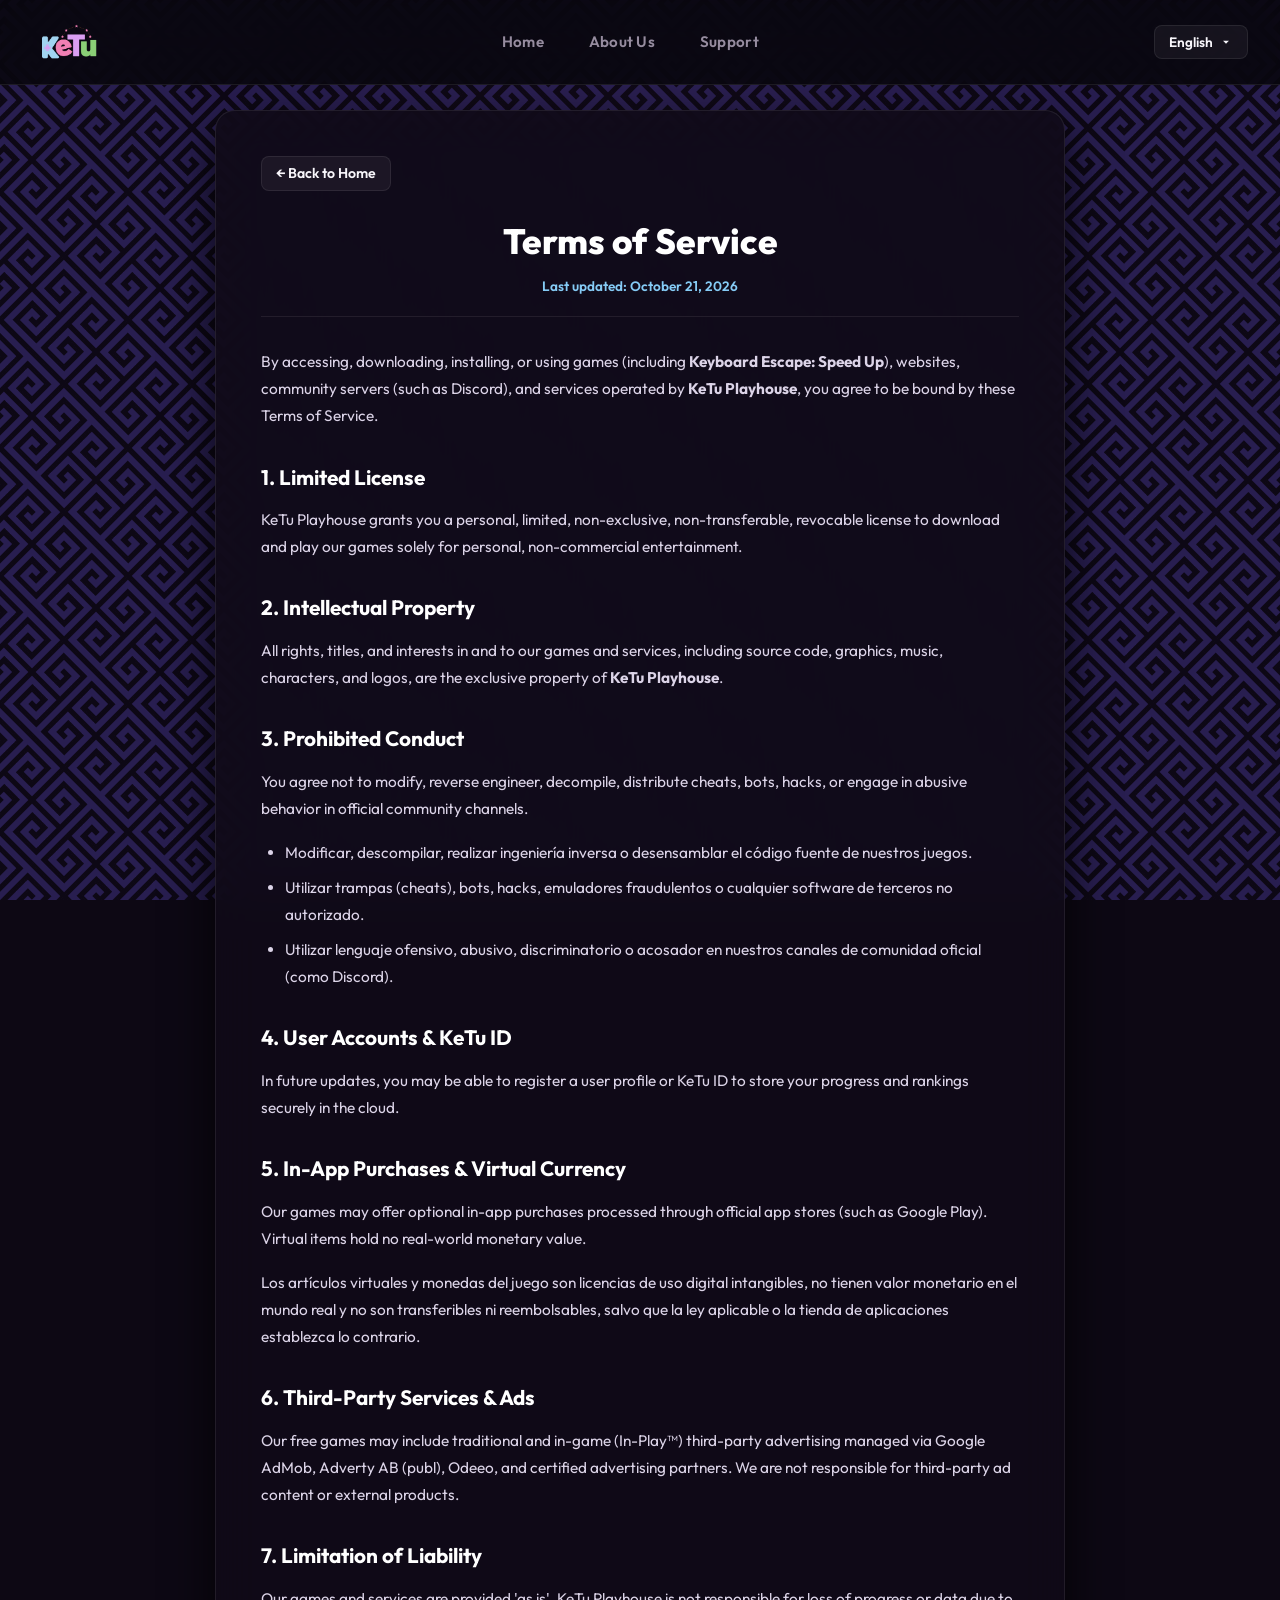
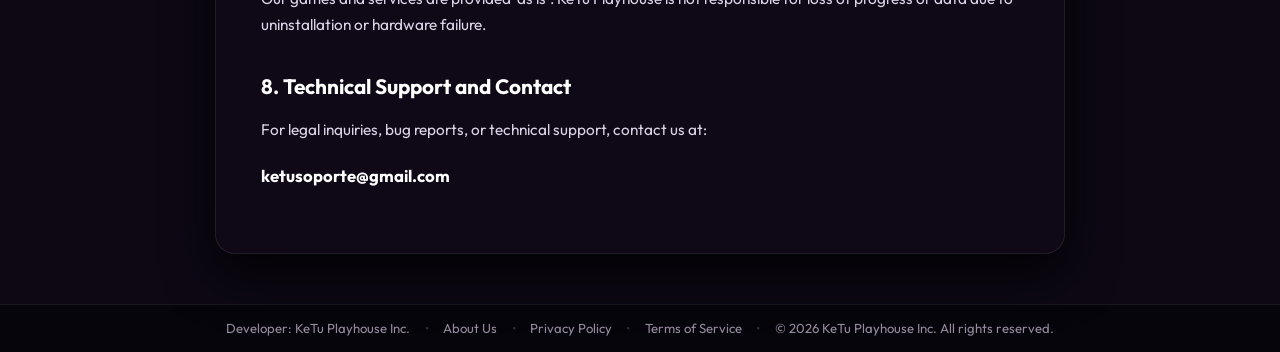
<file: terms-of-service.html>
<!DOCTYPE html>
<html lang="es">
<head>
    <meta charset="UTF-8">
    <meta name="viewport" content="width=device-width, initial-scale=1.0, viewport-fit=cover">
    <meta name="theme-color" content="#0d0814">
    <title>Terms of Service - KeTu Playhouse</title>
    <link rel="stylesheet" href="style.css?v=2.6.2">
    <meta name="description" content="Terms of Service and Conditions of Use for KeTu Playhouse games and services, including Keyboard Escape: Speed Up.">
    <meta name="robots" content="index, follow">
    <meta property="og:type" content="website">
    <meta property="og:url" content="https://ketuplayhouse.com/terms-of-service.html">
    <meta property="og:site_name" content="KeTu Playhouse">
    <meta property="og:title" content="Terms of Service - KeTu Playhouse">
    <meta property="og:description" content="Terms of Service and Conditions of Use for KeTu Playhouse games and services, including Keyboard Escape: Speed Up.">
    <meta property="og:image" content="https://ketuplayhouse.com/assets/banner.png?v=2.6.2">
    <meta property="og:image:secure_url" content="https://ketuplayhouse.com/assets/banner.png?v=2.6.2">
    <meta property="og:image:type" content="image/png">
    <meta property="og:image:width" content="1024">
    <meta property="og:image:height" content="500">
    <meta property="og:image:alt" content="Términos de Uso - KeTu Playhouse">
    <meta name="twitter:card" content="summary_large_image">
    <meta name="twitter:title" content="Terms of Service - KeTu Playhouse">
    <meta name="twitter:description" content="Terms of Service and Conditions of Use for KeTu Playhouse games and services, including Keyboard Escape: Speed Up.">
    <meta name="twitter:image" content="https://ketuplayhouse.com/assets/banner.png?v=2.6.2">
    <link rel="icon" type="image/png" href="assets/icon.png">
    <link rel="apple-touch-icon" href="assets/icon.png">
    <link rel="canonical" href="https://ketuplayhouse.com/terms-of-service.html">
    <script type="application/ld+json">
    {
      "@context": "https://schema.org",
      "@type": "WebPage",
      "name": "Términos y Condiciones de Uso - KeTu Playhouse",
      "url": "https://ketuplayhouse.com/terms-of-service.html",
      "description": "Terms of Service and Conditions of Use for KeTu Playhouse games and services, including Keyboard Escape: Speed Up.",
      "inLanguage": ["es", "en"],
      "publisher": {
        "@type": "Organization",
        "name": "KeTu Playhouse",
        "url": "https://ketuplayhouse.com/"
      }
    }
    </script>
    <script src="lang.js?v=2.6.2" defer></script>
</head>
<body class="doc-body-page">
    <!-- Atmospheric Studio Ambient Canvas -->
    <div class="bg-fixed-canvas" aria-hidden="true">
        <div class="bg-spotlight"></div>
        <div class="spooky-embers">
            <span class="ember e1"></span>
            <span class="ember e2"></span>
            <span class="ember e3"></span>
            <span class="ember e4"></span>
            <span class="ember e5"></span>
            <span class="ember e6"></span>
        </div>
    </div>

    <!-- Header Navigation (Chillyroom Style Roof Bar) -->
    <header class="studio-header">
        <nav class="studio-nav">
            <a href="/" class="logo-container">
                <img src="assets/logo.png" alt="KeTu Playhouse Logo" class="logo-img">
            </a>
            
            <ul class="nav-links">
                <li><a href="/" data-i18n="nav-home">Inicio</a></li>
                <li><a href="about.html" data-i18n="nav-about">Sobre Nosotros</a></li>
                <li><a href="mailto:ketusoporte@gmail.com?subject=Soporte%20KeTu%20Playhouse" data-i18n="nav-support">Soporte</a></li>
            </ul>

            <!-- Minimalist Studio Language Dropdown -->
            <div class="lang-dropdown-wrapper">
                <button class="lang-dropdown-btn" id="langDropdownBtn" onclick="toggleLangDropdown(event)" aria-haspopup="true" aria-expanded="false">
                    <span id="currentLangLabel">Español</span>
                    <svg class="dropdown-chevron" viewBox="0 0 24 24" width="14" height="14">
                        <path fill="currentColor" d="M7 10l5 5 5-5z"/>
                    </svg>
                </button>
                <div class="lang-dropdown-menu" id="langDropdownMenu">
                    <button class="lang-option-item" onclick="changeLanguage('es')">
                        <span>Español</span>
                        <span class="lang-tag">ES</span>
                    </button>
                    <button class="lang-option-item" onclick="changeLanguage('en')">
                        <span>English</span>
                        <span class="lang-tag">EN</span>
                    </button>
                </div>
            </div>
        </nav>
    </header>

    <!-- Main Content Container -->
    <main class="doc-card-container">
        <a href="/" class="back-btn-styled" data-i18n="back-btn-text">
            ← Volver al Inicio
        </a>
        
        <article class="doc-content">
            <div class="doc-header">
                <h1 data-i18n="terms-header">Términos y Condiciones de Uso</h1>
                <div class="doc-meta" data-i18n="terms-last-updated">Última actualización: 21 de Octubre, 2026</div>
            </div>
            
            <div class="doc-body">
                <p data-i18n="terms-intro">Al acceder, descargar, instalar o utilizar los videojuegos (incluyendo <strong>Keyboard Escape: Speed Up</strong>), sitios web, servidores de comunidad (como Discord) y servicios de <strong>KeTu Playhouse</strong>, aceptas cumplir y quedar sujeto a estos Términos y Condiciones de Uso. Si no estás de acuerdo con estos términos, no utilices ni accedas a nuestros servicios.</p>
                
                <h2 data-i18n="terms-sec1-title">1. Licencia de Uso Limitada</h2>
                <p data-i18n="terms-sec1-p1">KeTu Playhouse te concede una licencia personal, limitada, no exclusiva, no transferible, no sublicenciable y revocable para descargar, instalar y utilizar nuestros juegos y servicios únicamente para tu entretenimiento personal y no comercial en dispositivos compatibles de tu propiedad.</p>
                
                <h2 data-i18n="terms-sec2-title">2. Propiedad Intelectual</h2>
                <p data-i18n="terms-sec2-p1">Todos los derechos, títulos e intereses relacionados con nuestros juegos y servicios, incluyendo código fuente, gráficos, música, personajes, diseño de niveles, marcas registradas y logotipos, son propiedad exclusiva de <strong>KeTu Playhouse</strong> o de sus respectivos licenciantes y están protegidos por leyes internacionales de derechos de autor y propiedad intelectual.</p>
                
                <h2 data-i18n="terms-sec3-title">3. Restricciones y Código de Conducta</h2>
                <p data-i18n="terms-sec3-p1">Al utilizar nuestros servicios, te comprometes a no realizar ni intentar realizar las siguientes acciones:</p>
                <ul>
                    <li data-i18n="terms-sec3-li1">Modificar, descompilar, realizar ingeniería inversa o desensamblar el código fuente de nuestros juegos.</li>
                    <li data-i18n="terms-sec3-li2">Utilizar trampas (cheats), bots, hacks, emuladores fraudulentos o cualquier software de terceros no autorizado.</li>
                    <li data-i18n="terms-sec3-li3">Utilizar lenguaje ofensivo, abusivo, discriminatorio o acosador en nuestros canales de comunidad oficial (como Discord).</li>
                </ul>
                
                <h2 data-i18n="terms-sec4-title">4. Cuentas de Usuario y KeTu ID</h2>
                <p data-i18n="terms-sec4-p1">En futuras actualizaciones, es posible que puedas crear una cuenta de usuario o utilizar un KeTu ID para guardar tu progreso en línea. Eres responsable de mantener la confidencialidad de tus credenciales de acceso y de cualquier actividad que ocurra bajo tu cuenta.</p>
                
                <h2 data-i18n="terms-sec5-title">5. Compras Integradas y Moneda Virtual</h2>
                <p data-i18n="terms-sec5-p1">Nuestros juegos pueden incluir compras dentro de la aplicación (In-App Purchases) de artículos virtuales o mejoras. Todas las transacciones se procesan de forma segura a través de la plataforma de distribución correspondiente (como Google Play Store).</p>
                <p data-i18n="terms-sec5-p2">Los artículos virtuales y monedas del juego son licencias de uso digital intangibles, no tienen valor monetario en el mundo real y no son transferibles ni reembolsables, salvo que la ley aplicable o la tienda de aplicaciones establezca lo contrario.</p>
                
                <h2 data-i18n="terms-sec6-title">6. Anuncios y Servicios de Terceros</h2>
                <p data-i18n="terms-sec6-p1">Nuestros juegos gratuitos pueden contener publicidad tradicional e integrada en la partida (In-Play™) gestionada a través de Google AdMob, Adverty AB (publ), Odeeo y socios publicitarios certificados. No nos hacemos responsables del contenido de los anuncios de terceros ni de los sitios o productos que promocionen.</p>
                
                <h2 data-i18n="terms-sec7-title">7. Limitación de Responsabilidad</h2>
                <p data-i18n="terms-sec7-p1">Nuestros juegos y servicios se proporcionan 'tal cual' y 'según disponibilidad', sin garantías de ningún tipo. KeTu Playhouse no se hace responsable de daños indirectos, incidentales o derivados del uso o la imposibilidad de uso de nuestros servicios, incluyendo pérdida de datos o fallos de dispositivo.</p>
                
                <h2 data-i18n="terms-sec8-title">8. Soporte Técnico y Contacto</h2>
                <p data-i18n="terms-sec8-p1">Para cualquier consulta sobre estos Términos de Servicio, problemas técnicos o reportes de infracciones, contáctanos a:</p>
                <p style="font-weight: 700; color: #ffffff; font-size: 1.05rem;">ketusoporte@gmail.com</p>
            </div>
        </article>
    </main>

    <!-- Refined Studio Footer -->
    <footer class="studio-footer">
        <div class="footer-container">
            <span class="footer-credit" data-i18n="footer-developer">Developer: KeTu Playhouse Inc.</span>
            <span class="footer-divider">•</span>
            <a href="about.html" class="footer-link" data-i18n="nav-about">Sobre Nosotros</a>
            <span class="footer-divider">•</span>
            <a href="privacy-policy.html" class="footer-link" data-i18n="link-privacy">Política de Privacidad</a>
            <span class="footer-divider">•</span>
            <a href="terms-of-service.html" class="footer-link" data-i18n="link-terms">Términos de Uso</a>
            <span class="footer-divider">•</span>
            <span class="footer-copy" data-i18n="footer-copy">&copy; 2026 KeTu Playhouse Inc. Todos los derechos reservados.</span>
        </div>
    </footer>

    <script>
        function toggleLangDropdown(event) {
            event.stopPropagation();
            const menu = document.getElementById('langDropdownMenu');
            const btn = document.getElementById('langDropdownBtn');
            if (!menu || !btn) return;
            const isOpen = menu.classList.contains('show');
            if (isOpen) {
                menu.classList.remove('show');
                btn.setAttribute('aria-expanded', 'false');
            } else {
                menu.classList.add('show');
                btn.setAttribute('aria-expanded', 'true');
            }
        }

        document.addEventListener('click', (e) => {
            const menu = document.getElementById('langDropdownMenu');
            const btn = document.getElementById('langDropdownBtn');
            if (menu && menu.classList.contains('show') && !menu.contains(e.target) && e.target !== btn) {
                menu.classList.remove('show');
                if (btn) btn.setAttribute('aria-expanded', 'false');
            }
        });
    </script>
</body>
</html>
</file>
<file: style.css>
@import url('https://fonts.googleapis.com/css2?family=Outfit:wght@300;400;500;600;700;800;900&family=Teko:wght@700&display=swap');

:root {
  --bg-main: #08060c;
  --bg-card: #100b18;
  --bg-nav: rgba(8, 6, 12, 0.85);
  
  /* KeTu Official Logo Palette */
  --ketu-blue: #85cbf5;   /* 'K' */
  --ketu-pink: #f481ac;   /* 'e' */
  --ketu-purple: #bf82f4; /* 'T' */
  --ketu-green: #82d66f;  /* 'u' */
  --spooky-amber: #ff944d; /* Subtle seasonal accent */

  --text-main: #f8f6fb;
  --text-muted: #968c9f;
  --border-subtle: rgba(255, 255, 255, 0.08);
  --border-active: rgba(255, 255, 255, 0.32);
  
  --transition-fast: 0.2s ease;
  --transition-smooth: 0.35s cubic-bezier(0.25, 1, 0.5, 1);
}

* {
  box-sizing: border-box;
  margin: 0;
  padding: 0;
  -webkit-tap-highlight-color: transparent;
}

html, body {
  width: 100%;
  min-height: 100vh;
  background-color: #0d0814;
  background-image: url('assets/ketu_bg.png?v=2.5.2');
  background-repeat: repeat;
  background-attachment: fixed;
  color: var(--text-main);
  font-family: 'Outfit', -apple-system, BlinkMacSystemFont, sans-serif;
  line-height: 1.5;
  -webkit-font-smoothing: antialiased;
}

body.main-hub-body {
  height: 100vh;
  height: 100dvh;
  overflow: hidden;
}

body.doc-body-page {
  overflow-y: auto !important;
  height: auto !important;
}

/* Visually hidden semantic heading for SEO & screen readers */
.sr-only {
  position: absolute !important;
  width: 1px !important;
  height: 1px !important;
  padding: 0 !important;
  margin: -1px !important;
  overflow: hidden !important;
  clip: rect(0, 0, 0, 0) !important;
  white-space: nowrap !important;
  border: 0 !important;
}

/* 404 Mechanical Keycap Showcase (Keyboard Escape Motif) */
.error-keycap-row {
  display: inline-flex;
  align-items: center;
  justify-content: center;
  gap: 0.75rem;
  margin-bottom: 1.5rem;
}

.keycap-3d {
  display: inline-flex;
  align-items: center;
  justify-content: center;
  min-width: 64px;
  height: 64px;
  padding: 0 1rem;
  font-family: 'Teko', sans-serif;
  font-size: 2.5rem;
  font-weight: 700;
  line-height: 1;
  color: var(--text-main);
  background: linear-gradient(180deg, rgba(28, 20, 42, 0.95) 0%, rgba(16, 11, 24, 0.98) 100%);
  border: 1px solid rgba(255, 255, 255, 0.16);
  border-bottom: 4px solid rgba(133, 203, 245, 0.45);
  border-radius: 12px;
  box-shadow: 0 8px 20px rgba(0, 0, 0, 0.55), inset 0 1px 0 rgba(255, 255, 255, 0.12);
  user-select: none;
  transition: transform 0.12s ease, border-color 0.2s ease, box-shadow 0.2s ease;
}

.keycap-3d.key-pink {
  border-bottom-color: rgba(244, 129, 172, 0.55);
  color: var(--ketu-pink);
}

.keycap-3d.key-blue {
  border-bottom-color: rgba(133, 203, 245, 0.55);
  color: var(--ketu-blue);
}

.keycap-3d.key-purple {
  border-bottom-color: rgba(191, 130, 244, 0.55);
  color: var(--ketu-purple);
}

.keycap-3d:hover,
.keycap-3d.pressed {
  transform: translateY(3px);
  border-bottom-width: 2px;
  box-shadow: 0 3px 10px rgba(0, 0, 0, 0.5), 0 0 18px rgba(133, 203, 245, 0.22);
}

.error-esc-hint {
  display: inline-flex;
  align-items: center;
  gap: 0.45rem;
  margin-top: 1.25rem;
  padding: 0.35rem 0.85rem;
  font-size: 0.8rem;
  color: var(--text-muted);
  background: rgba(255, 255, 255, 0.03);
  border: 1px solid rgba(255, 255, 255, 0.07);
  border-radius: 999px;
}

.error-esc-badge {
  font-family: 'Outfit', sans-serif;
  font-weight: 700;
  font-size: 0.72rem;
  letter-spacing: 0.06em;
  padding: 0.12rem 0.45rem;
  color: var(--ketu-blue);
  background: rgba(133, 203, 245, 0.12);
  border: 1px solid rgba(133, 203, 245, 0.3);
  border-radius: 5px;
}

/* ----------------------------------------------------
   STUDIO BACKGROUND ATMOSPHERE (Cinematic Spotlight)
   ---------------------------------------------------- */
.bg-fixed-canvas {
  position: fixed !important;
  top: 0; left: 0; width: 100vw; height: 100vh;
  z-index: -1; pointer-events: none; overflow: hidden;
  background: transparent;
}

.bg-spotlight {
  position: absolute;
  top: 50%;
  left: 50%;
  transform: translate(-50%, -50%);
  width: 1100px;
  height: 700px;
  border-radius: 50%;
  filter: blur(120px);
  pointer-events: none;
  transition: background 0.8s ease;
  background: radial-gradient(ellipse at 50% 45%, rgba(133, 203, 245, 0.08) 0%, rgba(244, 129, 172, 0.03) 45%, transparent 70%);
}

/* Subtle Floating Spooky / Candy Fireflies */
.spooky-embers {
  position: absolute;
  inset: 0;
  overflow: hidden;
  pointer-events: none;
}

.spooky-embers .ember {
  position: absolute;
  border-radius: 50%;
  opacity: 0;
  animation: floatEmber 14s ease-in-out infinite;
}

.spooky-embers .e1 {
  width: 5px; height: 5px;
  left: 14%; bottom: 18%;
  background: var(--spooky-amber);
  box-shadow: 0 0 10px var(--spooky-amber);
  animation-duration: 13s;
  animation-delay: 0s;
}

.spooky-embers .e2 {
  width: 4px; height: 4px;
  left: 27%; bottom: 26%;
  background: var(--ketu-purple);
  box-shadow: 0 0 10px var(--ketu-purple);
  animation-duration: 16s;
  animation-delay: -3.5s;
}

.spooky-embers .e3 {
  width: 5px; height: 5px;
  right: 16%; bottom: 20%;
  background: var(--spooky-amber);
  box-shadow: 0 0 12px var(--spooky-amber);
  animation-duration: 15s;
  animation-delay: -6s;
}

.spooky-embers .e4 {
  width: 4px; height: 4px;
  right: 28%; bottom: 32%;
  background: var(--ketu-pink);
  box-shadow: 0 0 10px var(--ketu-pink);
  animation-duration: 17s;
  animation-delay: -9s;
}

.spooky-embers .e5 {
  width: 3.5px; height: 3.5px;
  left: 8%; top: 38%;
  background: var(--ketu-blue);
  box-shadow: 0 0 9px var(--ketu-blue);
  animation-duration: 18s;
  animation-delay: -5s;
}

.spooky-embers .e6 {
  width: 4px; height: 4px;
  right: 9%; top: 36%;
  background: var(--spooky-amber);
  box-shadow: 0 0 10px var(--spooky-amber);
  animation-duration: 14.5s;
  animation-delay: -11s;
}

@keyframes floatEmber {
  0% { transform: translate3d(0, 12px, 0) scale(0.7); opacity: 0; }
  25% { opacity: 0.42; }
  55% { transform: translate3d(12px, -34px, 0) scale(1.05); opacity: 0.55; }
  85% { opacity: 0.25; }
  100% { transform: translate3d(-8px, -70px, 0) scale(0.65); opacity: 0; }
}

/* Artisan Corner Cobweb Filigree */
.spooky-corner-web {
  position: absolute;
  top: 85px;
  width: 110px;
  height: 110px;
  color: rgba(191, 130, 244, 0.14);
  pointer-events: none;
}

.spooky-corner-web.web-left { left: 0; }
.spooky-corner-web.web-right { right: 0; transform: scaleX(-1); }

/* ----------------------------------------------------
   STUDIO ROOF HEADER (Chillyroom Style)
   ---------------------------------------------------- */
.studio-header {
  position: fixed;
  top: 0; left: 0; right: 0;
  height: 85px;
  background: var(--bg-nav);
  backdrop-filter: blur(20px);
  -webkit-backdrop-filter: blur(20px);
  border-bottom: 1px solid var(--border-subtle);
  z-index: 1000;
}

.studio-nav {
  display: flex;
  justify-content: space-between;
  align-items: center;
  height: 100%;
  max-width: 1350px;
  margin: 0 auto;
  padding: 0 2rem;
}

.logo-container {
  display: flex;
  align-items: center;
  text-decoration: none;
}

.logo-img {
  height: 42px;
  width: auto;
  display: block;
  transition: opacity var(--transition-fast), transform var(--transition-fast);
}

.logo-img:hover {
  opacity: 0.95;
  transform: scale(1.02);
}

.nav-links {
  display: flex;
  list-style: none;
  gap: 2.8rem;
  align-items: center;
}

.nav-links a {
  font-weight: 600;
  font-size: 0.95rem;
  color: var(--text-muted);
  text-decoration: none;
  padding: 0.4rem 0;
  position: relative;
  letter-spacing: 0.3px;
  transition: color var(--transition-fast);
}

.nav-links a:hover,
.nav-links a.active {
  color: #ffffff;
}

.nav-links a.active::after {
  content: '';
  position: absolute;
  bottom: -4px;
  left: 0;
  width: 100%;
  height: 2px;
  background: linear-gradient(90deg, var(--ketu-blue), var(--ketu-pink), var(--spooky-amber));
  border-radius: 2px;
}

/* Minimalist Language Dropdown */
.lang-dropdown-wrapper {
  position: relative;
}

.lang-dropdown-btn {
  display: inline-flex;
  align-items: center;
  gap: 6px;
  background: rgba(255, 255, 255, 0.05);
  border: 1px solid var(--border-subtle);
  color: var(--text-main);
  padding: 7px 14px;
  border-radius: 8px;
  cursor: pointer;
  font-family: inherit;
  font-size: 0.85rem;
  font-weight: 600;
  transition: all var(--transition-fast);
}

.lang-dropdown-btn:hover {
  background: rgba(255, 255, 255, 0.1);
  border-color: rgba(255, 255, 255, 0.2);
}

.dropdown-chevron {
  transition: transform var(--transition-fast);
}

.lang-dropdown-btn[aria-expanded="true"] .dropdown-chevron {
  transform: rotate(180deg);
}

.lang-dropdown-menu {
  position: absolute;
  top: calc(100% + 8px);
  right: 0;
  min-width: 130px;
  background: #140e1e;
  border: 1px solid rgba(255, 255, 255, 0.12);
  border-radius: 10px;
  box-shadow: 0 12px 30px rgba(0, 0, 0, 0.7);
  padding: 5px;
  display: none;
  flex-direction: column;
  z-index: 100;
}

.lang-dropdown-menu.show {
  display: flex;
}

.lang-option-item {
  display: flex;
  align-items: center;
  justify-content: space-between;
  background: transparent;
  border: none;
  color: var(--text-muted);
  padding: 8px 12px;
  border-radius: 6px;
  cursor: pointer;
  font-family: inherit;
  font-size: 0.85rem;
  font-weight: 500;
  text-align: left;
  transition: all var(--transition-fast);
}

.lang-option-item:hover {
  background: rgba(255, 255, 255, 0.08);
  color: #ffffff;
}

.lang-tag {
  font-size: 0.72rem;
  font-weight: 700;
  opacity: 0.6;
}

/* ----------------------------------------------------
   MAIN STUDIO HUB
   ---------------------------------------------------- */
main.studio-hub {
  width: 100vw;
  height: 100vh;
  height: 100dvh;
  display: flex;
  flex-direction: column;
  align-items: center;
  justify-content: space-between;
  padding: 85px 1.5rem 0;
  position: relative;
  overflow: hidden;
}

/* ----------------------------------------------------
   HORIZONTAL 16:11 GAME SHOWCASE (ChillyRoom Carousel)
   ---------------------------------------------------- */
.showcase-section {
  flex: 1;
  width: 100%;
  max-width: 1400px;
  display: flex;
  flex-direction: column;
  align-items: center;
  justify-content: center;
  position: relative;
}

.showcase-viewport {
  position: relative;
  width: 100%;
  display: flex;
  align-items: center;
  justify-content: center;
  padding: 10px 0;
}

/* Ambient Stage Pedestal Halo Under Active Card */
.showcase-stage-glow {
  position: absolute;
  bottom: -14px;
  left: 50%;
  transform: translateX(-50%);
  width: 520px;
  max-width: 85vw;
  height: 85px;
  border-radius: 50%;
  filter: blur(36px);
  -webkit-filter: blur(36px);
  opacity: 0.85;
  pointer-events: none;
  z-index: 4;
  transition: background 0.6s ease;
  background: radial-gradient(ellipse at 50% 50%, rgba(133, 203, 245, 0.28) 0%, rgba(191, 130, 244, 0.12) 48%, transparent 72%);
}

/* Navigation Chevrons */
.showcase-arrow {
  position: absolute;
  top: 50%;
  transform: translateY(-50%);
  z-index: 50;
  background: rgba(14, 10, 22, 0.78);
  border: 1px solid rgba(255, 255, 255, 0.14);
  backdrop-filter: blur(10px);
  -webkit-backdrop-filter: blur(10px);
  color: #ffffff;
  width: 48px;
  height: 76px;
  border-radius: 14px;
  display: flex;
  align-items: center;
  justify-content: center;
  cursor: pointer;
  box-shadow: 0 8px 24px rgba(0, 0, 0, 0.5);
  transition: all var(--transition-fast);
}

.showcase-arrow:hover {
  background: rgba(25, 18, 38, 0.95);
  border-color: rgba(255, 148, 77, 0.45);
  box-shadow: 0 8px 28px rgba(0, 0, 0, 0.7), 0 0 14px rgba(191, 130, 244, 0.25);
  transform: translateY(-50%) scale(1.05);
}

.showcase-arrow.prev { left: 10px; }
.showcase-arrow.next { right: 10px; }
.showcase-arrow svg { width: 30px; height: 30px; }

/* Cards Layout (Flat, Clean & Symmetrical as Before) */
.showcase-cards-wrapper {
  position: relative;
  width: 100%;
  max-width: 1250px;
  height: 375px;
  display: flex;
  align-items: center;
  justify-content: center;
  perspective: 1200px;
  padding: 10px 0;
}

.showcase-card {
  position: absolute;
  width: 520px;
  aspect-ratio: 16 / 11;
  background: #110c1c;
  border: 1px solid var(--border-subtle);
  border-radius: 20px;
  overflow: hidden;
  cursor: pointer;
  opacity: 1;
  box-shadow: 0 10px 30px rgba(0, 0, 0, 0.6);
  transition: transform 0.52s cubic-bezier(0.25, 1, 0.35, 1),
              filter 0.52s ease,
              border-color 0.4s ease,
              box-shadow 0.4s ease,
              opacity 0.52s ease;
  will-change: transform, filter;
  user-select: none;
  -webkit-user-select: none;
}

.showcase-card:hover:not(.active) {
  filter: brightness(0.82);
  border-color: rgba(255, 255, 255, 0.22);
}

.showcase-card.side-prev {
  transform: translate3d(-515px, 0, -40px) scale(0.86);
  filter: brightness(0.6);
  z-index: 10;
  pointer-events: auto;
}

.showcase-card.active {
  transform: translate3d(0, 0, 0) scale(1);
  aspect-ratio: 16 / 11;
  opacity: 1;
  filter: brightness(1.03);
  border-color: rgba(255, 255, 255, 0.38);
  box-shadow:
    0 24px 60px rgba(0, 0, 0, 0.88),
    0 0 32px rgba(133, 203, 245, 0.2),
    0 0 14px rgba(255, 148, 77, 0.1);
  z-index: 20;
  pointer-events: auto;
}

body[data-active-game="1"] .showcase-card.active {
  box-shadow:
    0 24px 60px rgba(0, 0, 0, 0.88),
    0 0 34px rgba(244, 129, 172, 0.24),
    0 0 16px rgba(255, 148, 77, 0.14);
}

body[data-active-game="2"] .showcase-card.active {
  box-shadow:
    0 24px 60px rgba(0, 0, 0, 0.88),
    0 0 34px rgba(130, 214, 111, 0.2),
    0 0 16px rgba(191, 130, 244, 0.16);
}

/* Highlight & Glow When Hovering Over the Central Active Card */
.showcase-card.active:hover {
  transform: translate3d(0, -4px, 0) scale(1.015);
  border-color: rgba(255, 255, 255, 0.62);
  filter: brightness(1.07);
  box-shadow:
    0 28px 68px rgba(0, 0, 0, 0.92),
    0 0 44px rgba(133, 203, 245, 0.34),
    0 0 22px rgba(255, 148, 77, 0.2);
}

body[data-active-game="1"] .showcase-card.active:hover {
  box-shadow:
    0 28px 68px rgba(0, 0, 0, 0.92),
    0 0 46px rgba(244, 129, 172, 0.38),
    0 0 24px rgba(255, 148, 77, 0.24);
}

body[data-active-game="2"] .showcase-card.active:hover {
  box-shadow:
    0 28px 68px rgba(0, 0, 0, 0.92),
    0 0 46px rgba(130, 214, 111, 0.32),
    0 0 24px rgba(191, 130, 244, 0.28);
}

.showcase-card.side-next {
  transform: translate3d(515px, 0, -40px) scale(0.86);
  filter: brightness(0.6);
  z-index: 10;
  pointer-events: auto;
}

.card-art-container {
  width: 100%;
  height: 100%;
  position: relative;
  overflow: hidden;
}

.card-art-img {
  width: 100%;
  height: 100%;
  object-fit: cover;
  display: block;
  transition: transform 0.55s ease;
}

.showcase-card.active:hover .card-art-img:not(.portal-card-img) {
  transform: scale(1.025);
}

.portal-card-img {
  transition: transform 0.8s ease;
}

.showcase-card.active .portal-card-img {
  animation: subtlePulse 8s ease-in-out infinite alternate;
}

@keyframes subtlePulse {
  0% { transform: scale(1); }
  100% { transform: scale(1.04); }
}

/* Specular Light Sweep on Card Transition */
.card-shine-sweep {
  position: absolute;
  inset: 0;
  background: linear-gradient(
    115deg,
    transparent 20%,
    rgba(255, 255, 255, 0.14) 46%,
    rgba(255, 210, 175, 0.18) 50%,
    transparent 76%
  );
  transform: translateX(-130%);
  pointer-events: none;
  z-index: 8;
}

.showcase-card.active.shine-trigger .card-shine-sweep {
  animation: cardShineGlide 0.8s cubic-bezier(0.22, 1, 0.36, 1) forwards;
}

@keyframes cardShineGlide {
  0% { transform: translateX(-125%); opacity: 0.95; }
  100% { transform: translateX(125%); opacity: 0; }
}

.card-vignette-layer {
  position: absolute;
  inset: 0;
  background: linear-gradient(180deg, rgba(8, 6, 12, 0) 35%, rgba(8, 6, 12, 0.85) 100%);
  pointer-events: none;
}

/* Official Transparent Game Logo Overlay */
.card-logo-overlay {
  position: absolute;
  bottom: 1.4rem;
  left: 1.5rem;
  right: 1.5rem;
  z-index: 10;
  pointer-events: none;
}

.game-brand-logo {
  display: flex;
  flex-direction: column;
}

.brand-top-sub {
  font-size: 0.75rem;
  font-weight: 800;
  letter-spacing: 2.5px;
  text-transform: uppercase;
  text-shadow: 0 2px 8px rgba(0, 0, 0, 0.9);
  margin-bottom: -2px;
}

.brand-main-title {
  font-family: 'Teko', sans-serif;
  font-size: 3rem;
  font-weight: 700;
  line-height: 0.9;
  letter-spacing: 1.5px;
  text-transform: uppercase;
  color: #ffffff;
  text-shadow: 0 4px 16px rgba(0, 0, 0, 0.95);
}

/* Specific Logo Brand Accent Palettes */
.keyboard-escape-logo .brand-top-sub { color: var(--ketu-blue); }
.keyboard-escape-logo .brand-main-title { color: #ffffff; }

.ego-ball-logo .brand-top-sub { color: var(--ketu-pink); }
.ego-ball-logo .brand-main-title { color: #ffffff; text-shadow: 0 4px 18px rgba(244, 129, 172, 0.4); }

.coming-soon-logo .brand-top-sub { color: var(--ketu-green); }
.coming-soon-logo .brand-main-title { color: #ffffff; text-shadow: 0 4px 18px rgba(130, 214, 111, 0.3); }

/* ----------------------------------------------------
   DIAMOND STAGE PAGINATION INDICATORS
   ---------------------------------------------------- */
.showcase-pagination {
  display: flex;
  align-items: center;
  justify-content: center;
  gap: 12px;
  margin-top: 0.75rem;
  z-index: 30;
}

.page-diamond {
  width: 9px;
  height: 9px;
  border-radius: 2px;
  transform: rotate(45deg);
  background: rgba(255, 255, 255, 0.18);
  border: 1px solid rgba(255, 255, 255, 0.25);
  cursor: pointer;
  padding: 0;
  transition: all 0.28s ease;
}

.page-diamond:hover {
  background: rgba(255, 255, 255, 0.45);
  transform: rotate(45deg) scale(1.18);
}

.page-diamond.active {
  background: var(--spooky-amber);
  border-color: #ffffff;
  box-shadow: 0 0 10px var(--spooky-amber), 0 0 16px rgba(191, 130, 244, 0.55);
  transform: rotate(45deg) scale(1.25);
}

/* ----------------------------------------------------
   SYMMETRIC ACTION BUTTONS BAR
   ---------------------------------------------------- */
.active-actions-bar {
  display: flex;
  align-items: center;
  justify-content: center;
  gap: 1rem;
  margin-top: 1.05rem;
  min-height: 48px;
  z-index: 30;
  transition: opacity 0.18s ease, transform 0.18s ease;
}

.action-btn {
  display: inline-flex;
  align-items: center;
  justify-content: center;
  gap: 8px;
  height: 46px;
  padding: 0 1.5rem;
  border-radius: 10px;
  font-family: inherit;
  font-weight: 700;
  font-size: 0.92rem;
  text-decoration: none;
  cursor: pointer;
  box-shadow: 0 6px 20px rgba(0, 0, 0, 0.4);
  transition: all var(--transition-fast);
}

.action-btn-playstore {
  background: #181226;
  border: 1px solid rgba(255, 255, 255, 0.16);
  color: #ffffff;
}

.action-btn-playstore:hover {
  background: #241b38;
  border-color: rgba(133, 203, 245, 0.5);
  box-shadow: 0 8px 22px rgba(0, 0, 0, 0.55), 0 0 14px rgba(133, 203, 245, 0.2);
  transform: translateY(-2px);
}

.action-btn-trailer {
  background: #181226;
  border: 1px solid rgba(255, 255, 255, 0.16);
  color: #ffffff;
}

.action-btn-trailer:hover {
  background: #241b38;
  border-color: rgba(255, 148, 77, 0.5);
  box-shadow: 0 8px 22px rgba(0, 0, 0, 0.55), 0 0 14px rgba(255, 148, 77, 0.2);
  transform: translateY(-2px);
}

.action-btn-discord {
  background: #5865F2;
  border: 1px solid #7983f5;
  color: #ffffff;
}

.action-btn-discord:hover {
  background: #4752c4;
  border-color: #ffffff;
  transform: translateY(-2px);
}

.action-tag-pill {
  display: inline-flex;
  align-items: center;
  gap: 8px;
  height: 46px;
  padding: 0 1.25rem;
  border-radius: 10px;
  font-size: 0.85rem;
  font-weight: 700;
  background: rgba(255, 255, 255, 0.04);
  border: 1px solid var(--border-subtle);
  color: var(--text-muted);
}

.tag-dot {
  width: 7px;
  height: 7px;
  border-radius: 50%;
  background: #ff3b5c;
  box-shadow: 0 0 8px #ff3b5c;
}

.tag-dot.dot-purple {
  background: #bf82f4;
  box-shadow: 0 0 8px #bf82f4;
}

/* ----------------------------------------------------
   SLIM STUDIO FOOTER
   ---------------------------------------------------- */
.studio-footer {
  width: 100%;
  background: rgba(8, 6, 12, 0.95);
  border-top: 1px solid var(--border-subtle);
  padding: 14px 2rem;
  font-size: 0.82rem;
  color: var(--text-muted);
  z-index: 50;
}

.footer-container {
  display: flex;
  align-items: center;
  justify-content: center;
  gap: 0.9rem;
  flex-wrap: wrap;
  max-width: 1350px;
  margin: 0 auto;
}

.footer-link {
  color: var(--text-muted);
  text-decoration: none;
  transition: color var(--transition-fast);
}

.footer-link:hover {
  color: #ffffff;
}

.footer-divider {
  opacity: 0.3;
}

.footer-social-cluster {
  display: inline-flex;
  align-items: center;
  gap: 0.8rem;
}

.social-icon-btn {
  color: var(--text-muted);
  display: inline-flex;
  align-items: center;
  justify-content: center;
  transition: all var(--transition-fast);
}

.social-icon-btn:hover {
  color: #ffffff;
  transform: translateY(-1px);
}

/* ----------------------------------------------------
   STANDALONE DOCUMENT & ABOUT PAGES
   ---------------------------------------------------- */
.doc-card-container {
  max-width: 850px;
  margin: 110px auto 50px;
  padding: 2.8rem;
  background: rgba(16, 11, 24, 0.9);
  backdrop-filter: blur(20px);
  -webkit-backdrop-filter: blur(20px);
  border: 1px solid var(--border-subtle);
  border-radius: 20px;
  box-shadow: 0 20px 50px rgba(0, 0, 0, 0.8);
  color: var(--text-main);
}

.doc-header {
  margin-bottom: 2rem;
  padding-bottom: 1.25rem;
  border-bottom: 1px solid var(--border-subtle);
  text-align: center;
}

.doc-header h1 {
  font-size: 2.2rem;
  font-weight: 800;
  color: #ffffff;
  margin-bottom: 0.5rem;
}

.doc-meta {
  font-size: 0.85rem;
  color: var(--ketu-blue);
  font-weight: 600;
}

.doc-body {
  font-size: 0.96rem;
  line-height: 1.75;
  color: #dcd4e8;
}

.doc-body h2 {
  font-size: 1.3rem;
  font-weight: 700;
  color: #ffffff;
  margin: 1.8rem 0 0.75rem;
}

.doc-body p { margin-bottom: 1.1rem; }
.doc-body ul { margin: 0.5rem 0 1.2rem 1.5rem; }
.doc-body li { margin-bottom: 0.5rem; }
.doc-body a { color: var(--ketu-blue); text-decoration: underline; }

.back-btn-styled {
  display: inline-flex;
  align-items: center;
  gap: 8px;
  color: var(--text-main);
  font-weight: 600;
  font-size: 0.88rem;
  text-decoration: none;
  margin-bottom: 1.5rem;
  padding: 6px 14px;
  background: rgba(255, 255, 255, 0.05);
  border: 1px solid var(--border-subtle);
  border-radius: 8px;
  transition: all var(--transition-fast);
}

.back-btn-styled:hover {
  background: rgba(255, 255, 255, 0.12);
  border-color: rgba(255, 255, 255, 0.25);
  transform: translateX(-3px);
}

/* ----------------------------------------------------
   VIDEO LIGHTBOX MODAL
   ---------------------------------------------------- */
.video-modal-overlay {
  position: fixed;
  inset: 0;
  background: rgba(0, 0, 0, 0.92);
  backdrop-filter: blur(14px);
  -webkit-backdrop-filter: blur(14px);
  z-index: 2000;
  display: flex;
  align-items: center;
  justify-content: center;
  padding: 20px;
}

.video-modal-card {
  position: relative;
  width: 100%;
  max-width: 880px;
  background: #000;
  border-radius: 16px;
  border: 1px solid rgba(255, 255, 255, 0.2);
  box-shadow: 0 20px 60px rgba(0, 0, 0, 0.9);
  overflow: hidden;
}

.video-modal-close {
  position: absolute;
  top: 12px;
  right: 16px;
  background: rgba(0, 0, 0, 0.75);
  border: 1px solid rgba(255, 255, 255, 0.4);
  color: white;
  font-size: 1.5rem;
  width: 36px;
  height: 36px;
  border-radius: 50%;
  cursor: pointer;
  z-index: 10;
  display: flex;
  align-items: center;
  justify-content: center;
  transition: all var(--transition-fast);
}

.video-modal-close:hover {
  background: #ffffff;
  color: #000000;
}

.video-iframe-wrapper {
  position: relative;
  padding-bottom: 56.25%;
  height: 0;
}

.video-iframe-wrapper iframe {
  position: absolute;
  top: 0;
  left: 0;
  width: 100%;
  height: 100%;
}

/* ----------------------------------------------------
   RESPONSIVE ADAPTATIONS (MOBILE & TABLET)
   ---------------------------------------------------- */
@media (max-width: 1024px) {
  .showcase-cards-wrapper {
    height: 330px;
  }
  .showcase-card {
    width: 440px;
  }
  .showcase-card.side-prev {
    transform: translate3d(-420px, 0, -30px) scale(0.86);
  }
  .showcase-card.side-next {
    transform: translate3d(420px, 0, -30px) scale(0.86);
  }
  .brand-main-title {
    font-size: 2.4rem;
  }
}

@media (max-width: 768px) {
  body.main-hub-body {
    height: auto !important;
    min-height: 100vh;
    overflow-x: hidden !important;
    overflow-y: auto !important;
  }

  .spooky-corner-web {
    top: 65px;
    width: 72px;
    height: 72px;
  }

  .studio-header {
    height: 65px;
  }

  .studio-nav {
    padding: 0 1rem;
  }

  .logo-img {
    height: 34px;
  }

  .nav-links {
    gap: 1.2rem;
  }

  .nav-links a {
    font-size: 0.85rem;
  }

  main.studio-hub {
    height: auto;
    min-height: calc(100vh - 65px);
    overflow: visible;
    padding: 75px 1rem 30px;
    justify-content: flex-start;
  }

  .showcase-cards-wrapper {
    height: 250px;
    max-width: 100vw;
    overflow: hidden;
  }

  .showcase-card {
    width: 88vw;
    max-width: 360px;
  }

  .showcase-card.active {
    transform: translate3d(0, 0, 0) scale(1);
    opacity: 1;
    z-index: 20;
    pointer-events: auto;
  }

  .showcase-card.active:hover {
    transform: translate3d(0, 0, 0) scale(1);
  }

  .showcase-card.side-prev {
    transform: translate3d(-105vw, 0, 0) scale(0.85);
    opacity: 0;
    pointer-events: none;
    z-index: 5;
  }

  .showcase-card.side-next {
    transform: translate3d(105vw, 0, 0) scale(0.85);
    opacity: 0;
    pointer-events: none;
    z-index: 5;
  }

  .brand-main-title {
    font-size: 2.2rem;
  }

  .showcase-arrow {
    width: 38px;
    height: 60px;
    border-radius: 10px;
  }

  .showcase-arrow.prev { left: -6px; }
  .showcase-arrow.next { right: -6px; }

  .active-actions-bar {
    flex-direction: column;
    width: 100%;
    max-width: 320px;
    margin: 1rem auto 0;
    gap: 0.6rem;
  }

  .action-btn {
    width: 100%;
  }

  .action-tag-pill {
    width: 100%;
    justify-content: center;
  }

  .studio-footer {
    padding: 16px 1rem;
    font-size: 0.75rem;
    margin-top: 2rem;
  }

  .footer-container {
    gap: 0.5rem;
    flex-direction: column;
  }

  .footer-divider {
    display: none;
  }

  .doc-card-container {
    margin: 80px 1rem 30px;
    padding: 1.5rem;
  }
}
</file>
